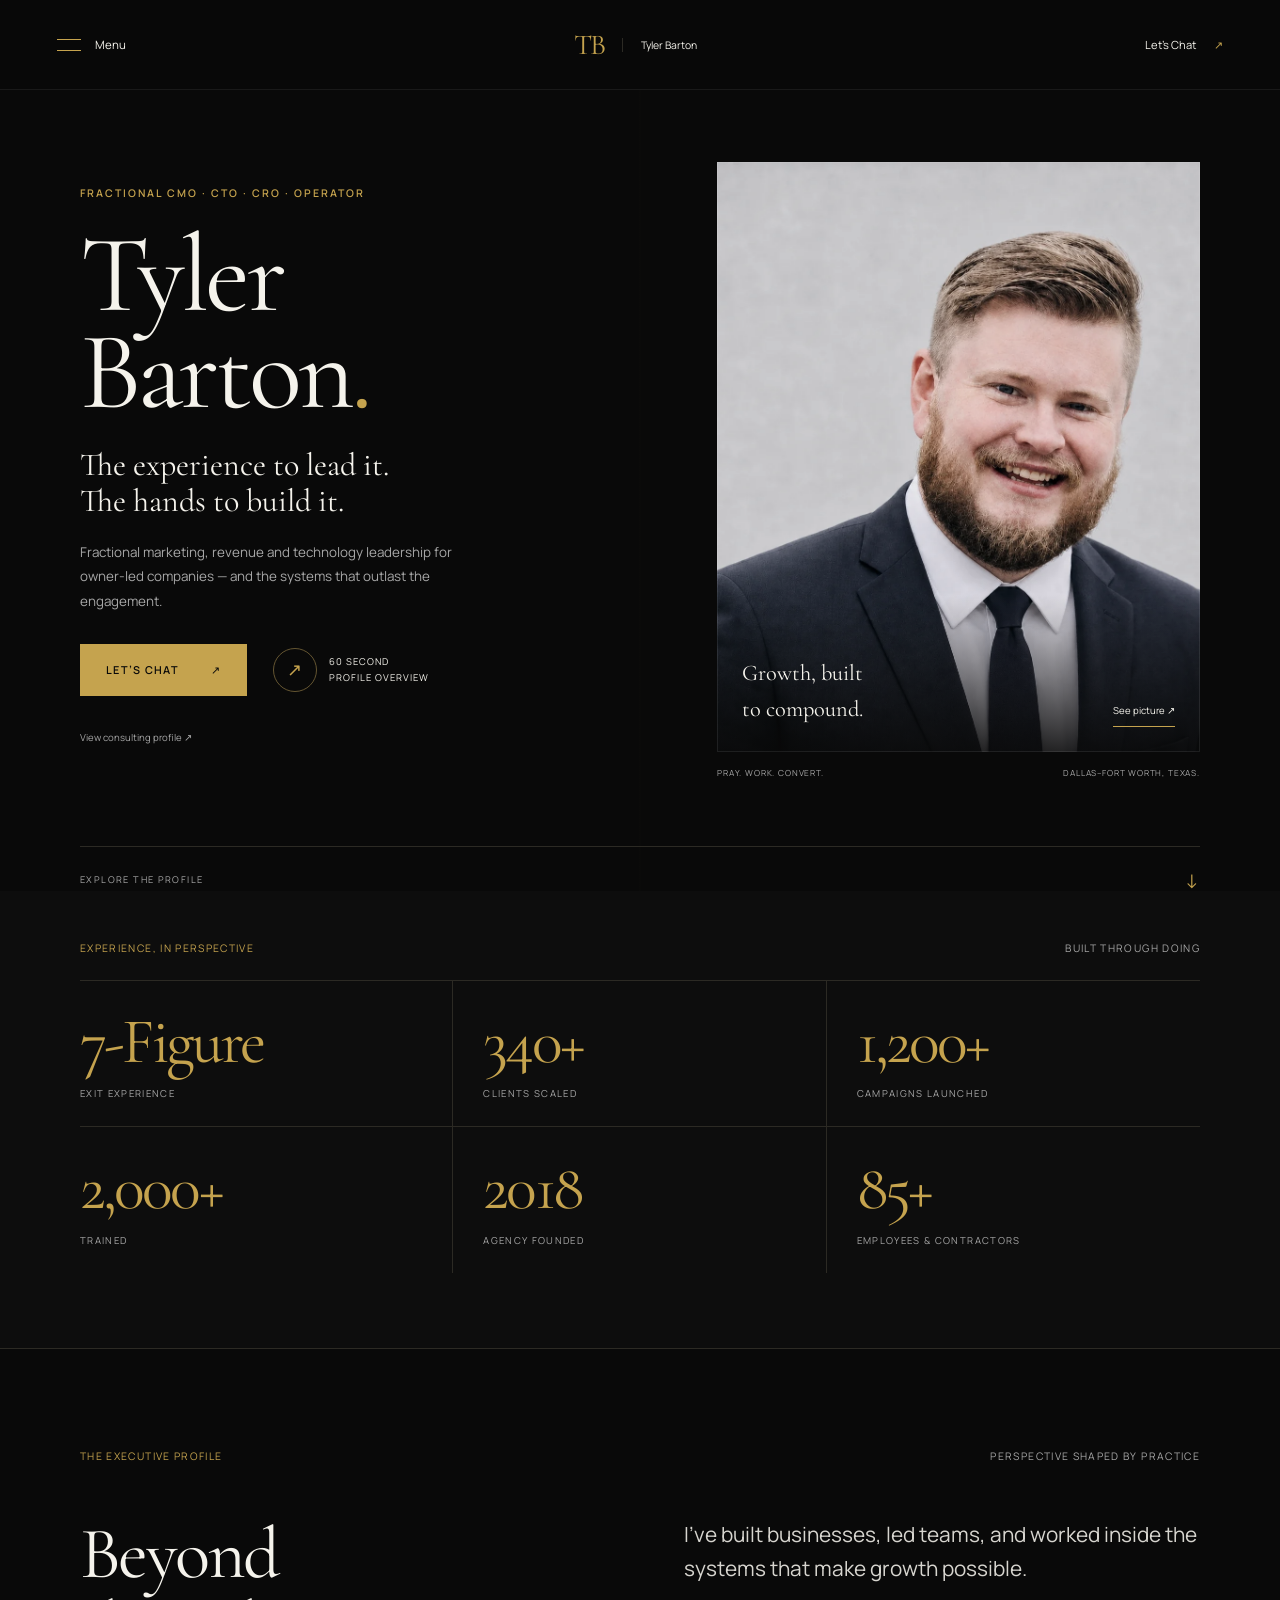
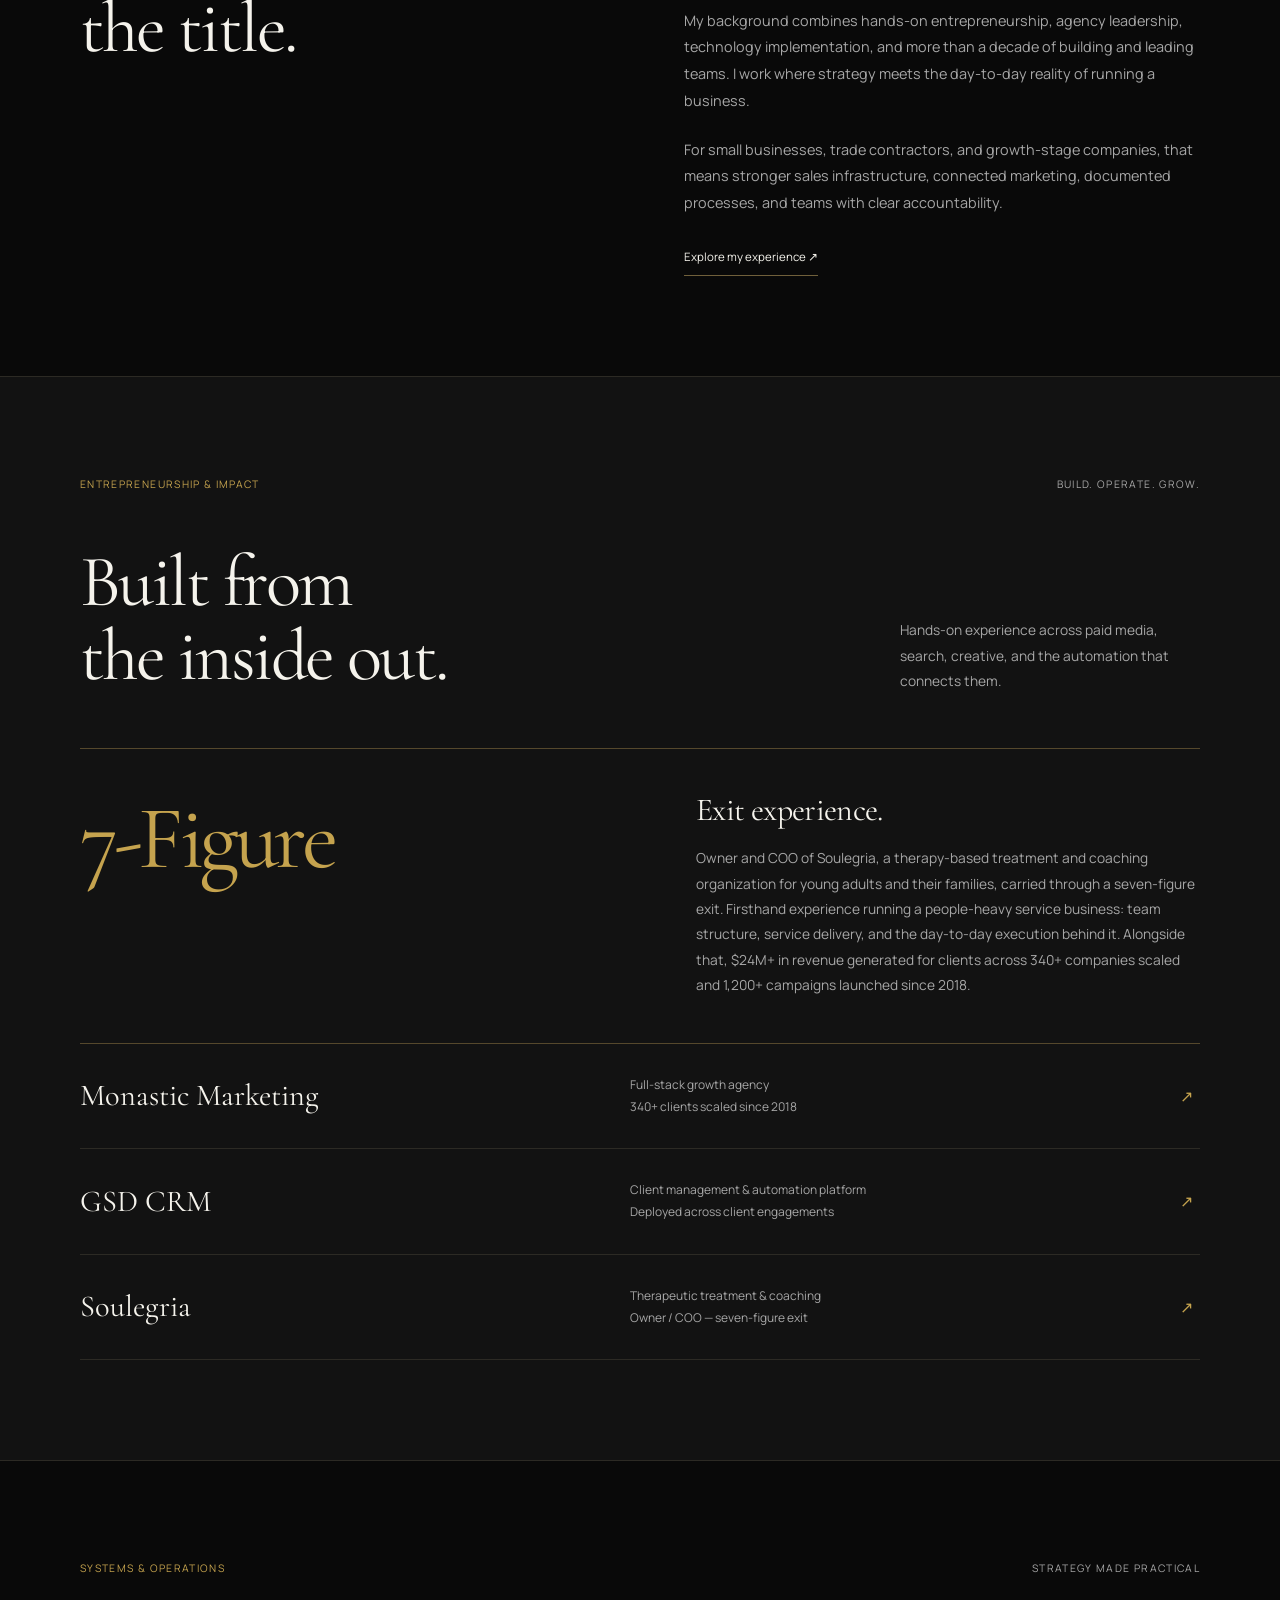
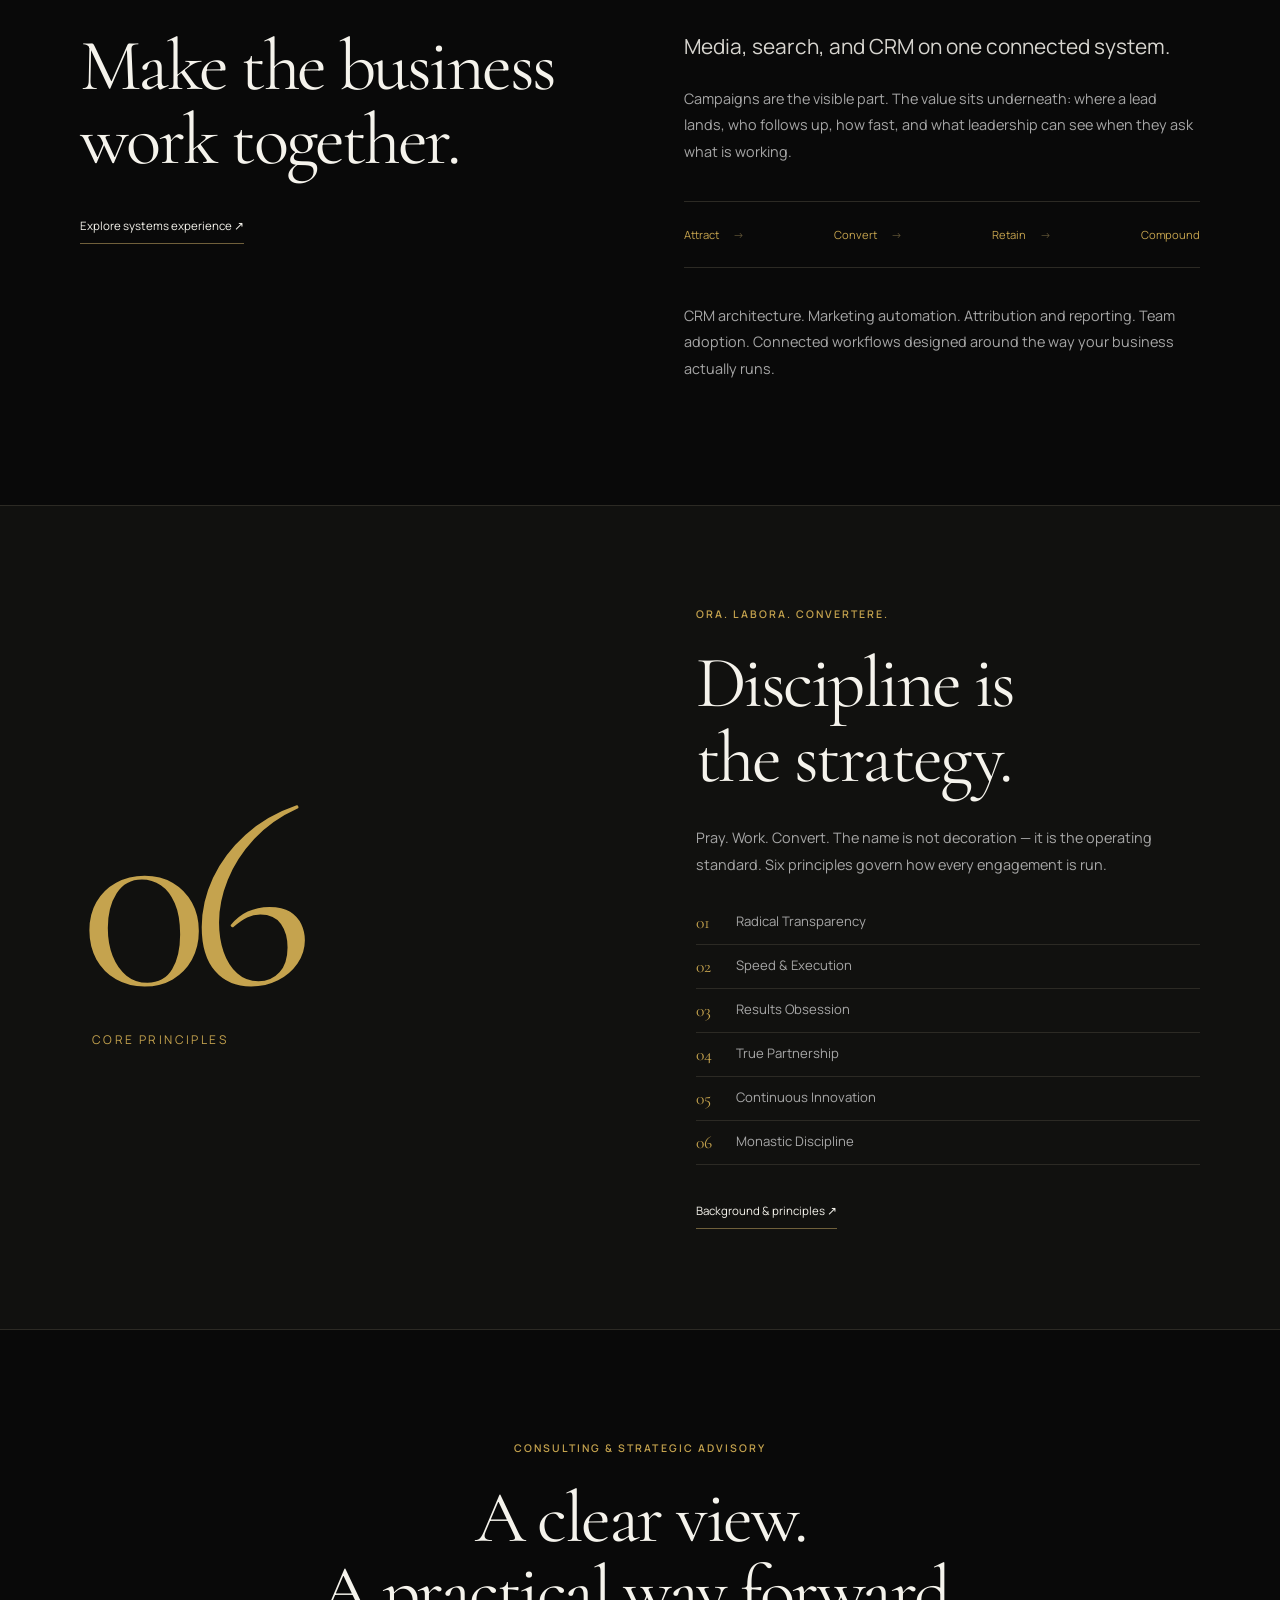
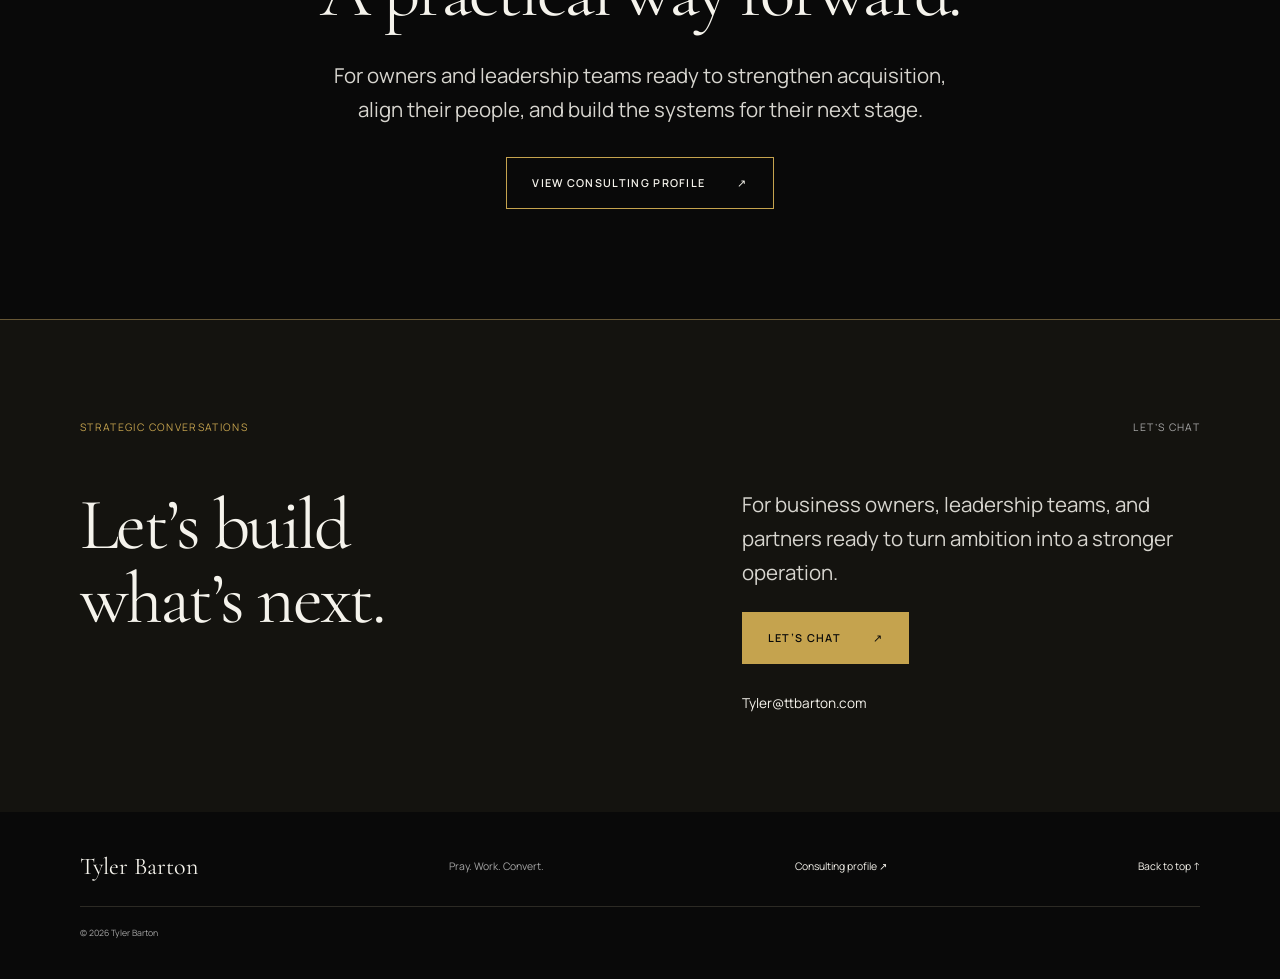
<file: index.html>
<!doctype html>
<html lang="en">
<head>
<meta charset="utf-8">
<meta name="viewport" content="width=device-width, initial-scale=1">
<title>Fractional CMO, CTO &amp; CRO | Tyler Barton</title>
<meta name="description" content="Tyler Barton is a fractional CMO, CTO and CRO for owner-led companies. Owner and COO through a seven-figure exit, founder of Monastic Marketing. Dallas-Fort Worth, Texas.">
<link rel="canonical" href="https://ttbarton.com/">
<meta name="robots" content="index, follow, max-image-preview:large">
<meta property="og:type" content="website">
<meta property="og:title" content="Fractional CMO, CTO &amp; CRO | Tyler Barton">
<meta property="og:description" content="Tyler Barton is a fractional CMO, CTO and CRO for owner-led companies. Owner and COO through a seven-figure exit, founder of Monastic Marketing. Dallas-Fort Worth, Texas.">
<meta property="og:url" content="https://ttbarton.com/">
<meta property="og:site_name" content="Tyler Barton">
<meta property="og:locale" content="en_US">
<meta property="og:image" content="https://ttbarton.com/assets/social-profile.jpg">
<meta property="og:image:width" content="1200">
<meta property="og:image:height" content="630">
<meta property="og:image:type" content="image/jpeg">
<meta property="og:image:alt" content="Tyler Barton, fractional CMO, CTO and CRO">
<meta name="twitter:image" content="https://ttbarton.com/assets/social-profile.jpg">
<meta name="twitter:image:alt" content="Tyler Barton, fractional CMO, CTO and CRO">
<meta name="twitter:card" content="summary_large_image">
<meta name="twitter:title" content="Fractional CMO, CTO &amp; CRO | Tyler Barton">
<meta name="twitter:description" content="Tyler Barton is a fractional CMO, CTO and CRO for owner-led companies. Owner and COO through a seven-figure exit, founder of Monastic Marketing. Dallas-Fort Worth, Texas.">
<meta name="theme-color" content="#090909">
<link rel="icon" type="image/svg+xml" href="/favicon.svg">
<link rel="preconnect" href="https://fonts.googleapis.com">
<link rel="preconnect" href="https://fonts.gstatic.com" crossorigin>
<link rel="stylesheet" href="https://fonts.googleapis.com/css2?family=Cormorant+Garamond:wght@300;400&family=Manrope:wght@400;500;600&display=swap">
<link rel="stylesheet" href="/assets/styles.css?v=2">
<script type="application/ld+json">
{"@context":"https://schema.org","@type":"Person","name":"Tyler Barton","url":"https://ttbarton.com/","image":"https://ttbarton.com/assets/portrait.webp","jobTitle":"Fractional CMO, CTO & CRO","email":"Tyler@ttbarton.com","address":{"@type":"PostalAddress","addressLocality":"Dallas-Fort Worth","addressRegion":"TX","addressCountry":"US"},"worksFor":{"@type":"Organization","name":"Monastic Marketing","url":"https://monasticmarketing.com/"}}
</script>
</head>
<body id="top">
<a class="skip-link" href="#main">Skip to content</a>
<div class="intro-loader" hidden aria-label="Introduction">
  <div class="intro-glow" aria-hidden="true"></div>
  <div class="intro-grid" aria-hidden="true"></div>
  <div class="intro-content">
    <p class="intro-label">Executive Profile</p>
    <p class="intro-name">Tyler Barton</p>
    <div class="intro-identities">
      <span>Husband</span><b aria-hidden="true">&middot;</b><span>Father</span><b aria-hidden="true">&middot;</b><span>Consultant</span>
    </div>
    <div class="intro-bar">
      <div class="intro-track"><i></i></div>
      <span class="corner tl"></span><span class="corner tr"></span>
      <span class="corner bl"></span><span class="corner br"></span>
    </div>
  </div>
  <button class="intro-skip" type="button">Skip introduction</button>
</div>
<script src="/assets/loader.js?v=2"></script>
<div class="scroll-progress" aria-hidden="true"></div>

<header class="site-header">
  <button class="menu-toggle" data-open="navigation" aria-haspopup="dialog" aria-label="Open menu">
    <span class="menu-lines" aria-hidden="true"></span>
    <span>Menu</span>
  </button>
  <a class="wordmark" href="/" aria-label="TB: Tyler Barton home">TB<span>Tyler Barton</span></a>
  <button class="header-contact" data-open="booking">Let&rsquo;s Chat <span aria-hidden="true">&#8599;</span></button>
</header>

<dialog id="navigation" class="nav-dialog" aria-labelledby="nav-title">
  <div class="nav-top">
    <span class="eyebrow">Navigate</span>
    <button class="close" data-close aria-label="Close menu">&times;</button>
  </div>
  <h2 id="nav-title">Tyler Barton</h2>
  <nav aria-label="Main navigation">
    <a href="/"><span>Home</span><span aria-hidden="true">&rsaquo;</span></a>
    <a href="/#profile"><span>Executive profile</span><span aria-hidden="true">&rsaquo;</span></a>
    <a href="/experience/"><span>Experience</span><span aria-hidden="true">&rsaquo;</span></a>
    <a href="/consulting/"><span>Consulting</span><span aria-hidden="true">&rsaquo;</span></a>
    <a href="/consulting/#systems"><span>Systems &amp; technology</span><span aria-hidden="true">&rsaquo;</span></a>
    <a href="/consulting/#methodology"><span>Methodology</span><span aria-hidden="true">&rsaquo;</span></a>
    <a href="/consulting/#engagements"><span>Engagement options</span><span aria-hidden="true">&rsaquo;</span></a>
    <a href="/experience/#principles"><span>Principles</span><span aria-hidden="true">&rsaquo;</span></a>
    <a href="/#contact"><span>Contact</span><span aria-hidden="true">&rsaquo;</span></a>
  </nav>
  <div class="nav-bottom">
    <span>Fractional CMO. CTO. CRO.</span>
    <a href="mailto:Tyler@ttbarton.com">Tyler@ttbarton.com</a>
  </div>
</dialog>

<main id="main">

  <section class="hero" aria-labelledby="hero-title">
    <div class="hero-copy">
      <p class="eyebrow">Fractional CMO &middot; CTO &middot; CRO &middot; Operator</p>
      <h1 id="hero-title">Tyler<br>Barton<span class="name-period">.</span></h1>
      <p class="hero-statement">The experience to lead it.<br>The hands to build it.</p>
      <p class="hero-description">Fractional marketing, revenue and technology leadership for owner-led companies &mdash; and the systems that outlast the engagement.</p>
      <div class="hero-actions">
        <button class="button gold" data-open="booking">Let&rsquo;s Chat <span aria-hidden="true">&#8599;</span></button>
        <button class="briefing-button" data-open="overview">
          <span class="play-icon" aria-hidden="true">&#8599;</span>
          <span>60 second<br>profile overview</span>
        </button>
      </div>
      <div class="support-actions">
        <a href="/consulting/">View consulting profile <span aria-hidden="true">&#8599;</span></a>
        <!-- TODO(assets): restore the PDF download once /downloads/tyler-barton-profile.pdf exists -->
      </div>
    </div>

    <figure class="hero-portrait">
      <div class="portrait-frame">
        <img src="/assets/portrait.webp"
             srcset="/assets/portrait-small.webp 420w, /assets/portrait.webp 1254w"
             sizes="(max-width: 700px) 90vw, 40vw"
             width="1254" height="1254"
             alt="Tyler Barton, founder of Monastic Marketing, in a navy suit and tie"
             fetchpriority="high">
        <div class="portrait-caption">
          <span>Growth, built<br>to compound.</span>
          <button data-open="portrait">See picture <span aria-hidden="true">&#8599;</span></button>
        </div>
      </div>
      <figcaption>
        <span>Pray. Work. Convert.</span>
        <span>Dallas&ndash;Fort Worth, Texas.</span>
      </figcaption>
    </figure>

    <a class="hero-scroll" href="#profile">
      <span>Explore the profile</span>
      <span aria-hidden="true">&darr;</span>
    </a>
  </section>

  <section class="metrics-section" aria-label="Professional experience in numbers">
    <div class="section-kicker">
      <span>Experience, in perspective</span>
      <span>Built through doing</span>
    </div>
    <div class="metrics">
      <div class="metric" data-reveal><strong>7-Figure</strong><span>Exit Experience</span></div>
      <div class="metric" data-reveal><strong>340+</strong><span>Clients Scaled</span></div>
      <div class="metric" data-reveal><strong>1,200+</strong><span>Campaigns Launched</span></div>
      <div class="metric" data-reveal><strong>2,000+</strong><span>Trained</span></div>
      <div class="metric" data-reveal><strong>2018</strong><span>Agency Founded</span></div>
      <div class="metric" data-reveal><strong>85+</strong><span>Employees &amp; Contractors</span></div>
    </div>
  </section>

  <section id="profile" class="section profile-section">
    <div class="section-kicker">
      <span>The executive profile</span>
      <span>Perspective shaped by practice</span>
    </div>
    <div class="editorial-split">
      <h2 data-reveal>Beyond<br>the title.</h2>
      <div>
        <p class="lead" data-reveal>I&rsquo;ve built businesses, led teams, and worked inside the systems that make growth possible.</p>
        <p>My background combines hands-on entrepreneurship, agency leadership, technology implementation, and more than a decade of building and leading teams. I work where strategy meets the day-to-day reality of running a business.</p>
        <p>For small businesses, trade contractors, and growth-stage companies, that means stronger sales infrastructure, connected marketing, documented processes, and teams with clear accountability.</p>
        <a class="text-link" href="/experience/">Explore my experience <span aria-hidden="true">&#8599;</span></a>
      </div>
    </div>
  </section>

  <section class="section impact-section">
    <div class="section-kicker">
      <span>Entrepreneurship &amp; impact</span>
      <span>Build. Operate. Grow.</span>
    </div>
    <div class="impact-heading">
      <h2 data-reveal>Built from<br>the inside out.</h2>
      <p>Hands-on experience across paid media, search, creative, and the automation that connects them.</p>
    </div>
    <div class="impact-feature" data-reveal>
      <span class="impact-number">7-Figure</span>
      <div>
        <h3>Exit experience.</h3>
        <p>Owner and COO of Soulegria, a therapy-based treatment and coaching organization for young adults and their families, carried through a seven-figure exit. Firsthand experience running a people-heavy service business: team structure, service delivery, and the day-to-day execution behind it. Alongside that, $24M+ in revenue generated for clients across 340+ companies scaled and 1,200+ campaigns launched since 2018.</p>
      </div>
    </div>
    <div class="venture-list">
      <a href="/experience/#monastic-marketing">
        <span>Monastic Marketing</span>
        <p>Full-stack growth agency<br>340+ clients scaled since 2018</p>
        <span aria-hidden="true">&#8599;</span>
      </a>
      <a href="/experience/#gsd-crm">
        <span>GSD CRM</span>
        <p>Client management &amp; automation platform<br>Deployed across client engagements</p>
        <span aria-hidden="true">&#8599;</span>
      </a>
      <a href="/experience/#soulegria">
        <span>Soulegria</span>
        <p>Therapeutic treatment &amp; coaching<br>Owner / COO &mdash; seven-figure exit</p>
        <span aria-hidden="true">&#8599;</span>
      </a>
      <!-- TODO(content): add further ventures, boards or exits here as /experience/#anchor entries -->
    </div>
  </section>

  <section class="section systems-teaser">
    <div class="section-kicker">
      <span>Systems &amp; operations</span>
      <span>Strategy made practical</span>
    </div>
    <div class="editorial-split">
      <div>
        <h2 data-reveal>Make the business<br>work together.</h2>
        <a class="text-link" href="/consulting/#systems">Explore systems experience &#8599;</a>
      </div>
      <div>
        <p class="lead">Media, search, and CRM on one connected system.</p>
        <p>Campaigns are the visible part. The value sits underneath: where a lead lands, who follows up, how fast, and what leadership can see when they ask what is working.</p>
        <div class="system-flow" aria-label="Connected growth processes">
          <span>Attract</span>
          <span>Convert</span>
          <span>Retain</span>
          <span>Compound</span>
        </div>
        <p>CRM architecture. Marketing automation. Attribution and reporting. Team adoption. Connected workflows designed around the way your business actually runs.</p>
      </div>
    </div>
  </section>

  <section id="principles" class="section leadership-teaser">
    <div class="leadership-number" data-reveal>06<span>CORE PRINCIPLES</span></div>
    <div>
      <p class="eyebrow">Ora. Labora. Convertere.</p>
      <h2>Discipline is<br>the strategy.</h2>
      <p>Pray. Work. Convert. The name is not decoration &mdash; it is the operating standard. Six principles govern how every engagement is run.</p>
      <ul class="principle-list">
        <li><b>01</b><span>Radical Transparency</span></li>
        <li><b>02</b><span>Speed &amp; Execution</span></li>
        <li><b>03</b><span>Results Obsession</span></li>
        <li><b>04</b><span>True Partnership</span></li>
        <li><b>05</b><span>Continuous Innovation</span></li>
        <li><b>06</b><span>Monastic Discipline</span></li>
      </ul>
      <a class="text-link" href="/experience/#principles">Background &amp; principles &#8599;</a>
    </div>
  </section>

  <section class="section consulting-teaser">
    <p class="eyebrow">Consulting &amp; strategic advisory</p>
    <h2 data-reveal>A clear view.<br>A practical way forward.</h2>
    <p class="lead">For owners and leadership teams ready to strengthen acquisition, align their people, and build the systems for their next stage.</p>
    <a class="button outline" href="/consulting/">View consulting profile <span aria-hidden="true">&#8599;</span></a>
  </section>

  <section id="contact" class="contact-section section">
    <div class="section-kicker">
      <span>Strategic conversations</span>
      <span>Let&rsquo;s Chat</span>
    </div>
    <div class="contact-layout">
      <h2>Let&rsquo;s build<br>what&rsquo;s next.</h2>
      <div>
        <p class="lead">For business owners, leadership teams, and partners ready to turn ambition into a stronger operation.</p>
        <button class="button gold" data-open="booking">Let&rsquo;s Chat <span aria-hidden="true">&#8599;</span></button>
        <div class="contact-links">
          <a href="mailto:Tyler@ttbarton.com">Tyler@ttbarton.com</a>
          <!-- TODO(content): add a direct phone number here, e.g. <a href="tel:+1XXXXXXXXXX">XXX-XXX-XXXX</a> -->
        </div>
      </div>
    </div>
  </section>

</main>

<footer class="site-footer">
  <a class="footer-brand" href="/">Tyler Barton</a>
  <p>Pray. Work. Convert.</p>
  <a href="/consulting/">Consulting profile <span aria-hidden="true">&#8599;</span></a>
  <a href="#top">Back to top &uarr;</a>
  <small>&copy; 2026 Tyler Barton</small>
</footer>

<dialog id="overview" class="overview-dialog" aria-labelledby="overview-title">
  <div class="dialog-top">
    <span class="eyebrow">The 60 second executive briefing</span>
    <button class="close" data-close aria-label="Close overview">&times;</button>
  </div>
  <div class="briefing-progress" aria-hidden="true">
    <span data-progress="0"></span><span data-progress="1"></span><span data-progress="2"></span>
    <span data-progress="3"></span><span data-progress="4"></span><span data-progress="5"></span>
  </div>
  <div aria-live="polite">
    <article class="chapter" data-chapter="0">
      <p class="chapter-label">01 / Who I am</p>
      <h2 id="overview-title">An operator&rsquo;s perspective.</h2>
      <p>I&rsquo;m Tyler Barton. I work as a fractional CMO, CTO and CRO for owner-led companies &mdash; taking ownership of marketing, revenue or technology rather than advising from outside it. Owner and COO through a seven-figure exit; founder of Monastic Marketing.</p>
    </article>
    <article class="chapter" data-chapter="1" hidden>
      <p class="chapter-label">02 / What I&rsquo;ve built</p>
      <h2>From frustration to a full-stack partner.</h2>
      <p>I founded Monastic Marketing in 2018, frustrated by vanity metrics, opaque reporting, and agencies more focused on retainers than client ROI. It now operates as a full-stack growth partner across media buying, technical SEO, and CRM automation, with GSD CRM as the system underneath. I was also owner and COO of Soulegria, a therapeutic treatment and coaching organization, through a seven-figure exit.</p>
    </article>
    <article class="chapter" data-chapter="2" hidden>
      <p class="chapter-label">03 / The scale</p>
      <h2>Experience across clients and campaigns.</h2>
      <p>A seven-figure exit, 340+ clients scaled, $24M+ in revenue generated, 1,200+ campaigns launched, 2,000+ people trained, and a team of 85+ employees and contractors. Based in Dallas&ndash;Fort Worth, Texas, serving clients across North America and globally.</p>
    </article>
    <article class="chapter" data-chapter="3" hidden>
      <p class="chapter-label">04 / How I lead</p>
      <h2>Transparency. Speed. Discipline.</h2>
      <p>Six principles govern the work: radical transparency, speed and execution, results obsession, true partnership, continuous innovation, and monastic discipline. Ora. Labora. Convertere. Pray, work, convert.</p>
    </article>
    <article class="chapter" data-chapter="4" hidden>
      <p class="chapter-label">05 / Where I create value</p>
      <h2>Connecting strategy to the work.</h2>
      <p>The work connects paid media, technical and local search, creative, CRM implementation, and automation. The focus is moving companies past campaign-by-campaign marketing toward connected systems, clear attribution, and revenue that compounds.</p>
    </article>
    <article class="chapter" data-chapter="5" hidden>
      <p class="chapter-label">06 / Connect</p>
      <h2>Start with a conversation.</h2>
      <p>Explore the consulting profile for capabilities and engagement options, or get in touch to discuss your business and its priorities.</p>
      <div class="actions">
        <button class="button gold" data-open="booking">Let&rsquo;s Chat <span aria-hidden="true">&#8599;</span></button>
        <a class="text-link" href="/consulting/">Consulting profile &#8599;</a>
      </div>
    </article>
  </div>
  <div class="briefing-controls">
    <button data-prev class="text-link">&larr; Previous</button>
    <span data-step>01 / 06</span>
    <button data-next class="button outline">Next chapter &rarr;</button>
  </div>
</dialog>

<dialog id="portrait" class="portrait-dialog" aria-label="Portrait of Tyler Barton">
  <button class="close" data-close aria-label="Close portrait">&times;</button>
  <img src="/assets/portrait.webp" width="1254" height="1254" alt="Full professional portrait of Tyler Barton" loading="lazy">
  <p>Tyler Barton</p>
</dialog>

<dialog id="booking" class="booking-dialog" aria-label="Book a call with Tyler Barton">
  <div class="dialog-top">
    <span class="eyebrow">Book a time</span>
    <button class="close" data-close aria-label="Close booking">&times;</button>
  </div>
  <!-- src is set on first open so the third-party widget never loads on a plain page view -->
  <iframe data-src="https://link.bemonastic.com/widget/booking/9uI12Z1BLdLVmq4bh6Eg" title="Booking calendar for Tyler Barton" loading="lazy"></iframe>
  <p class="booking-note">Scheduling is handled by LeadConnector. Opening this connects to the booking service.</p>
</dialog>

<script src="/assets/site.js?v=2" defer></script>
</body>
</html>
</file>
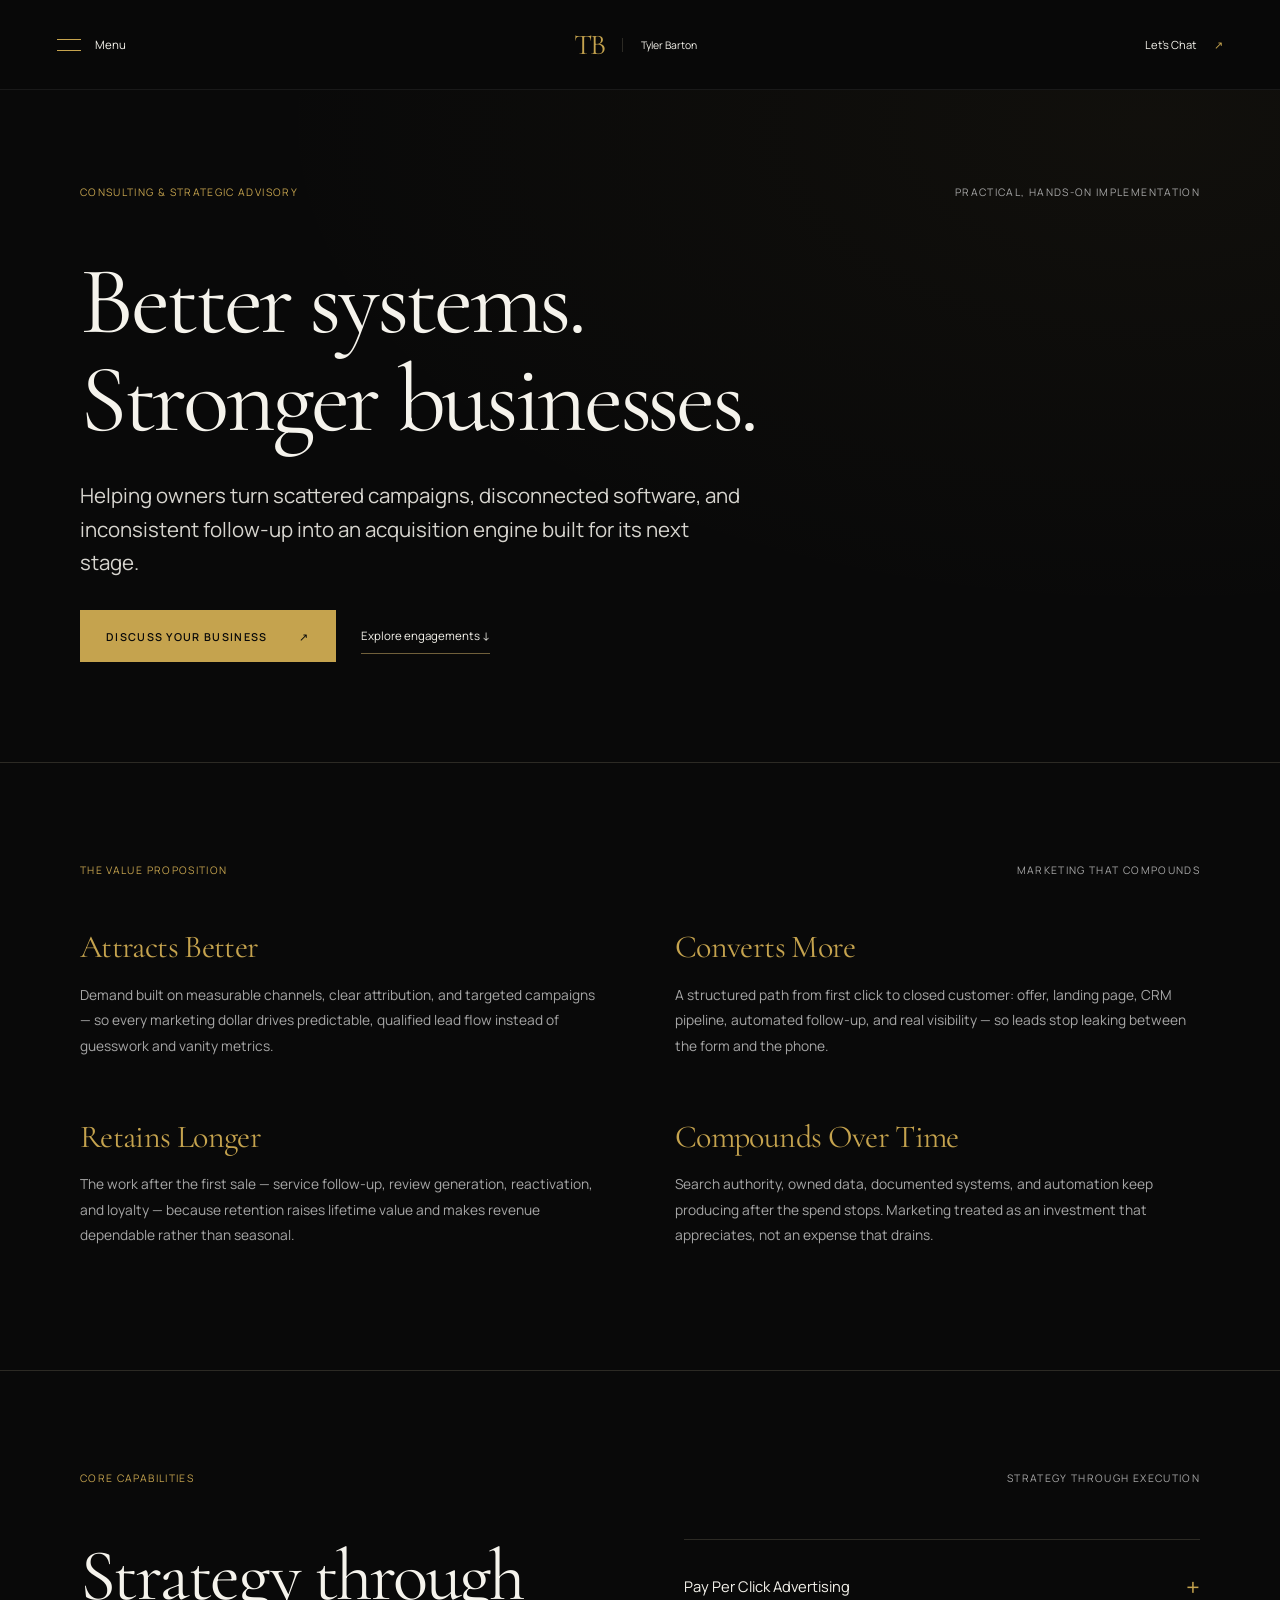
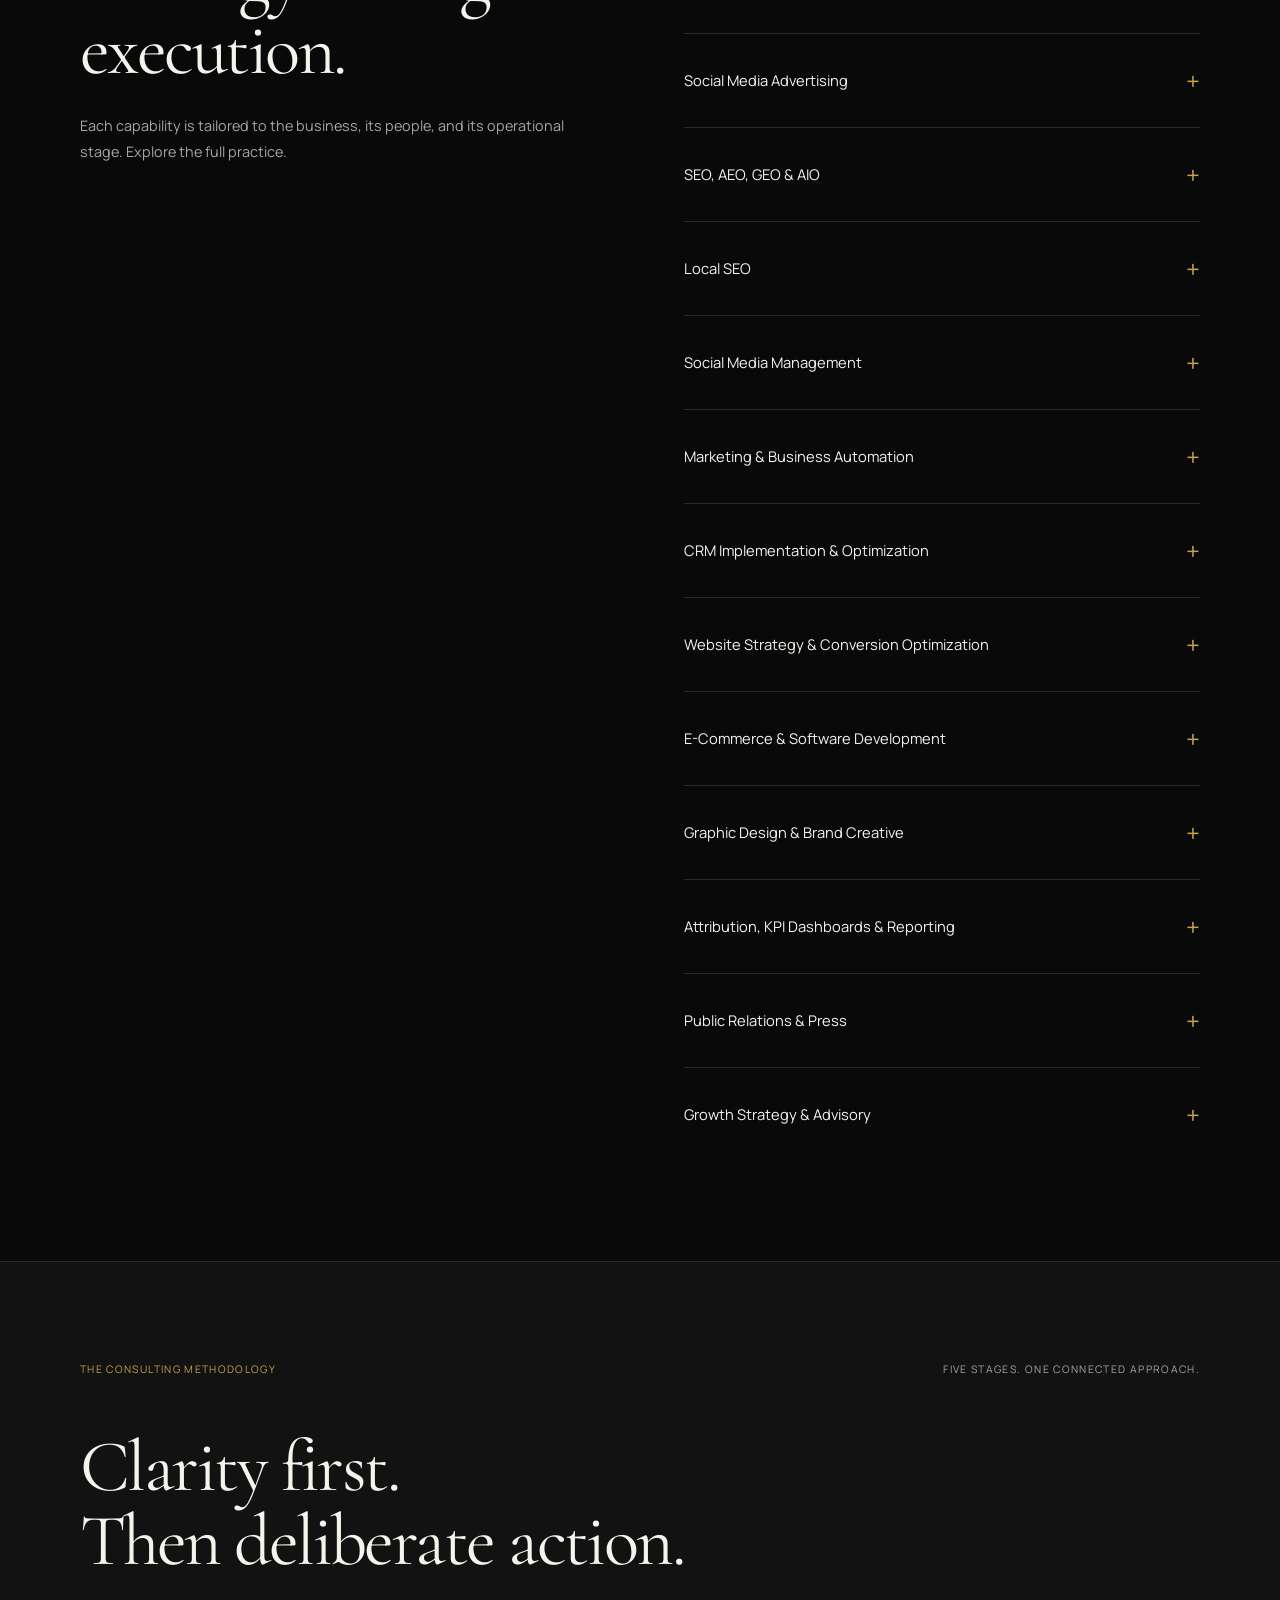
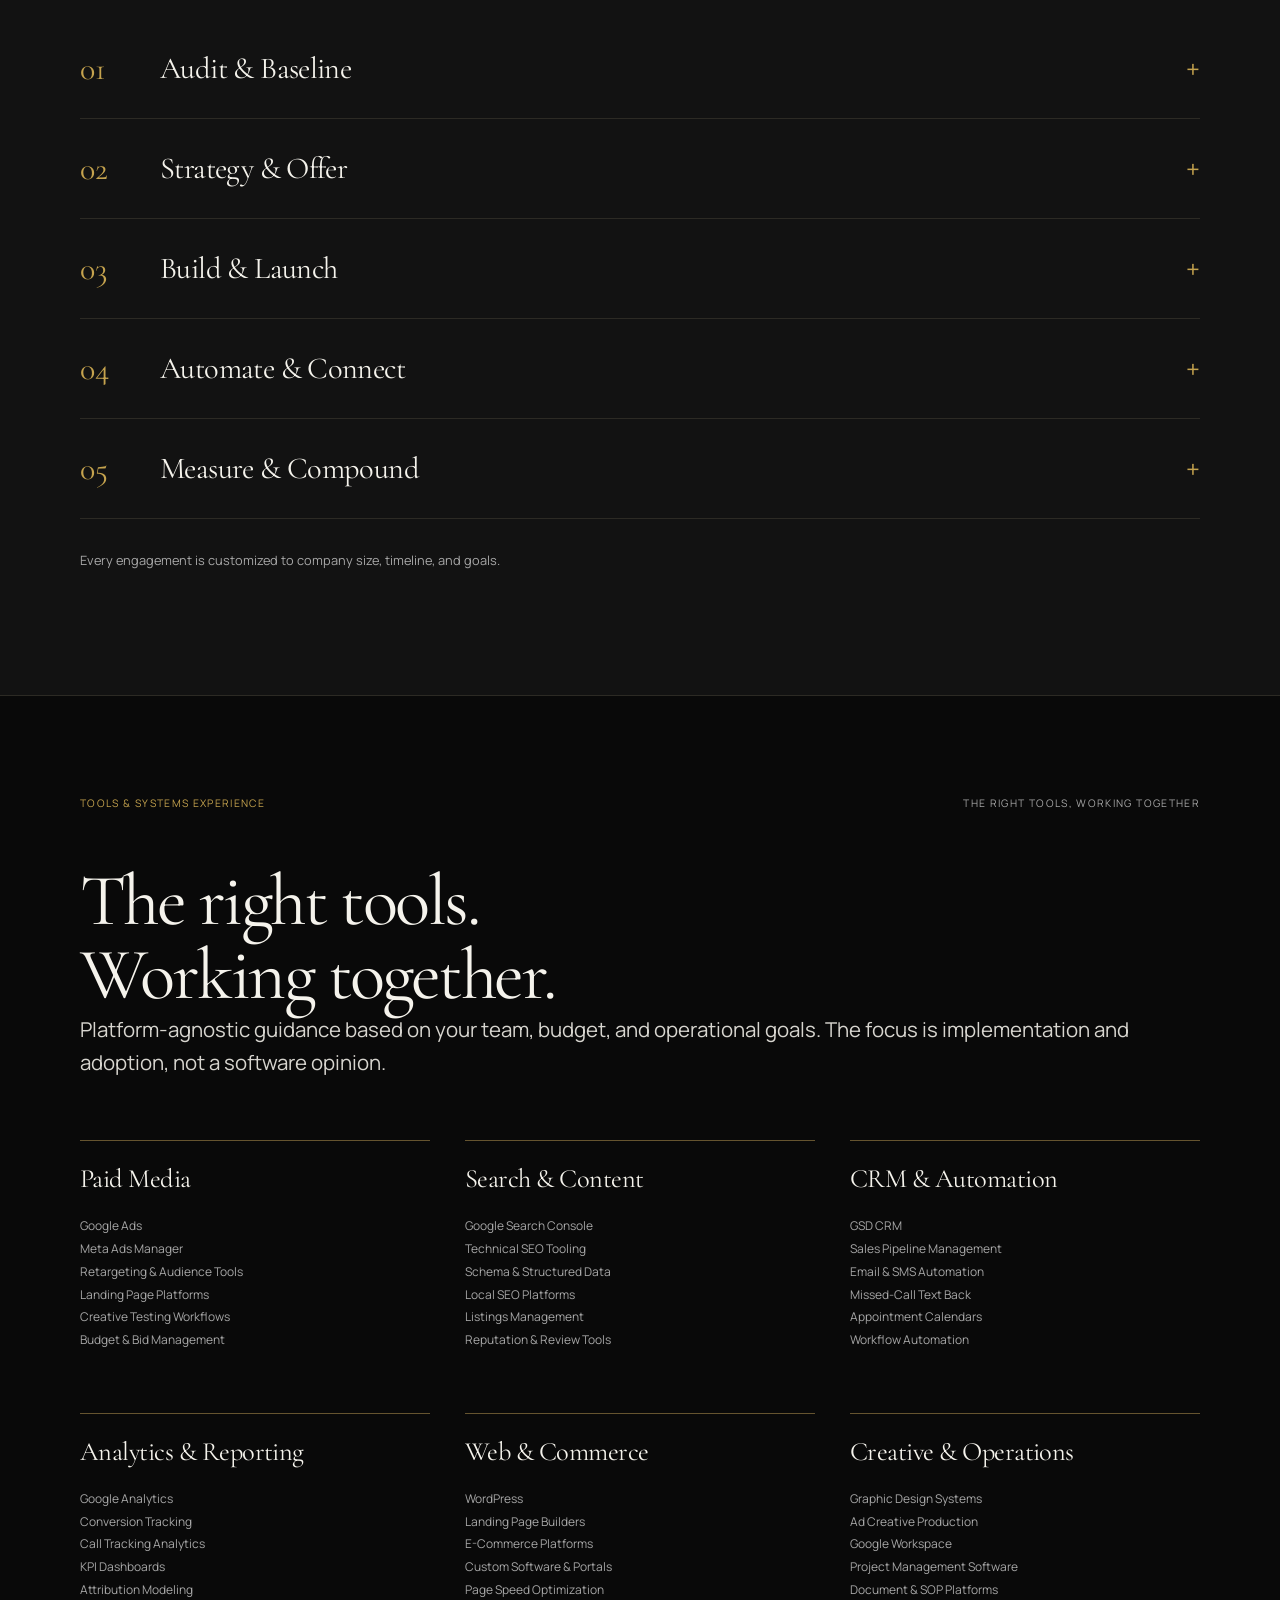
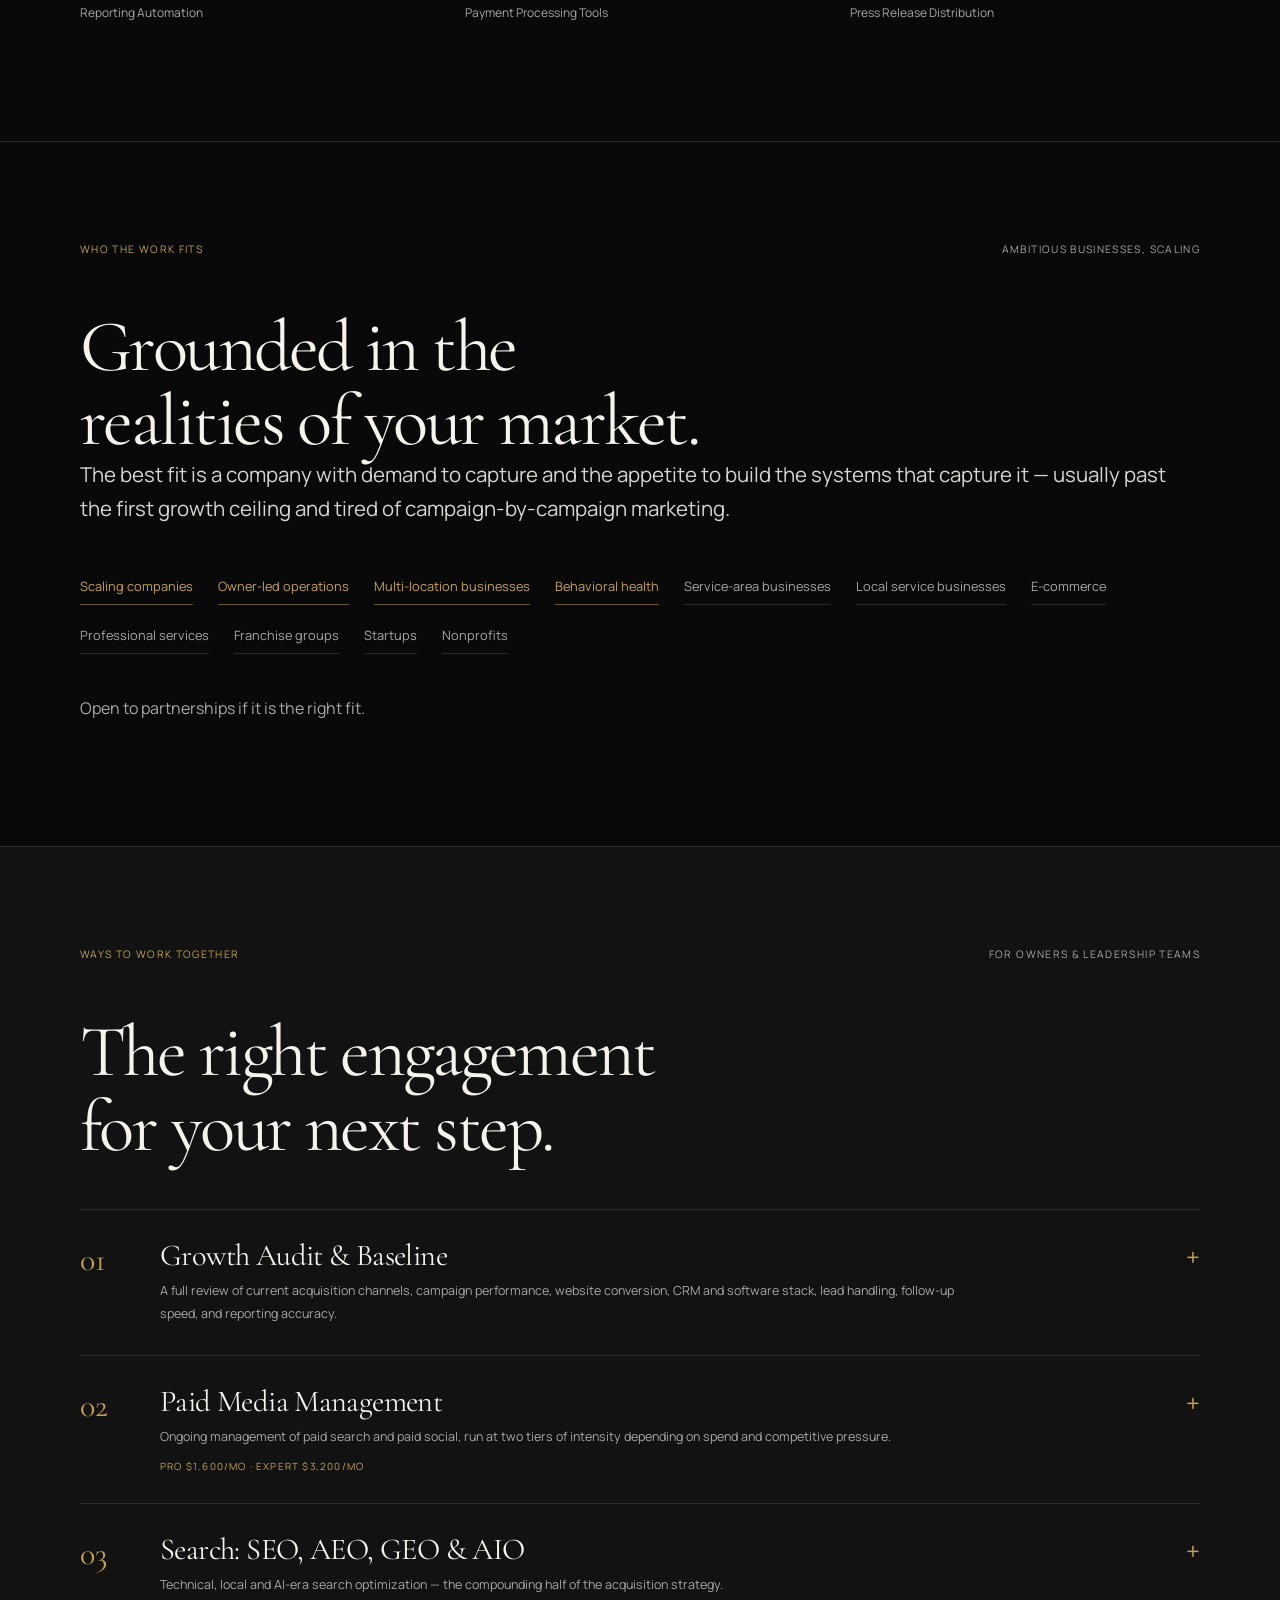
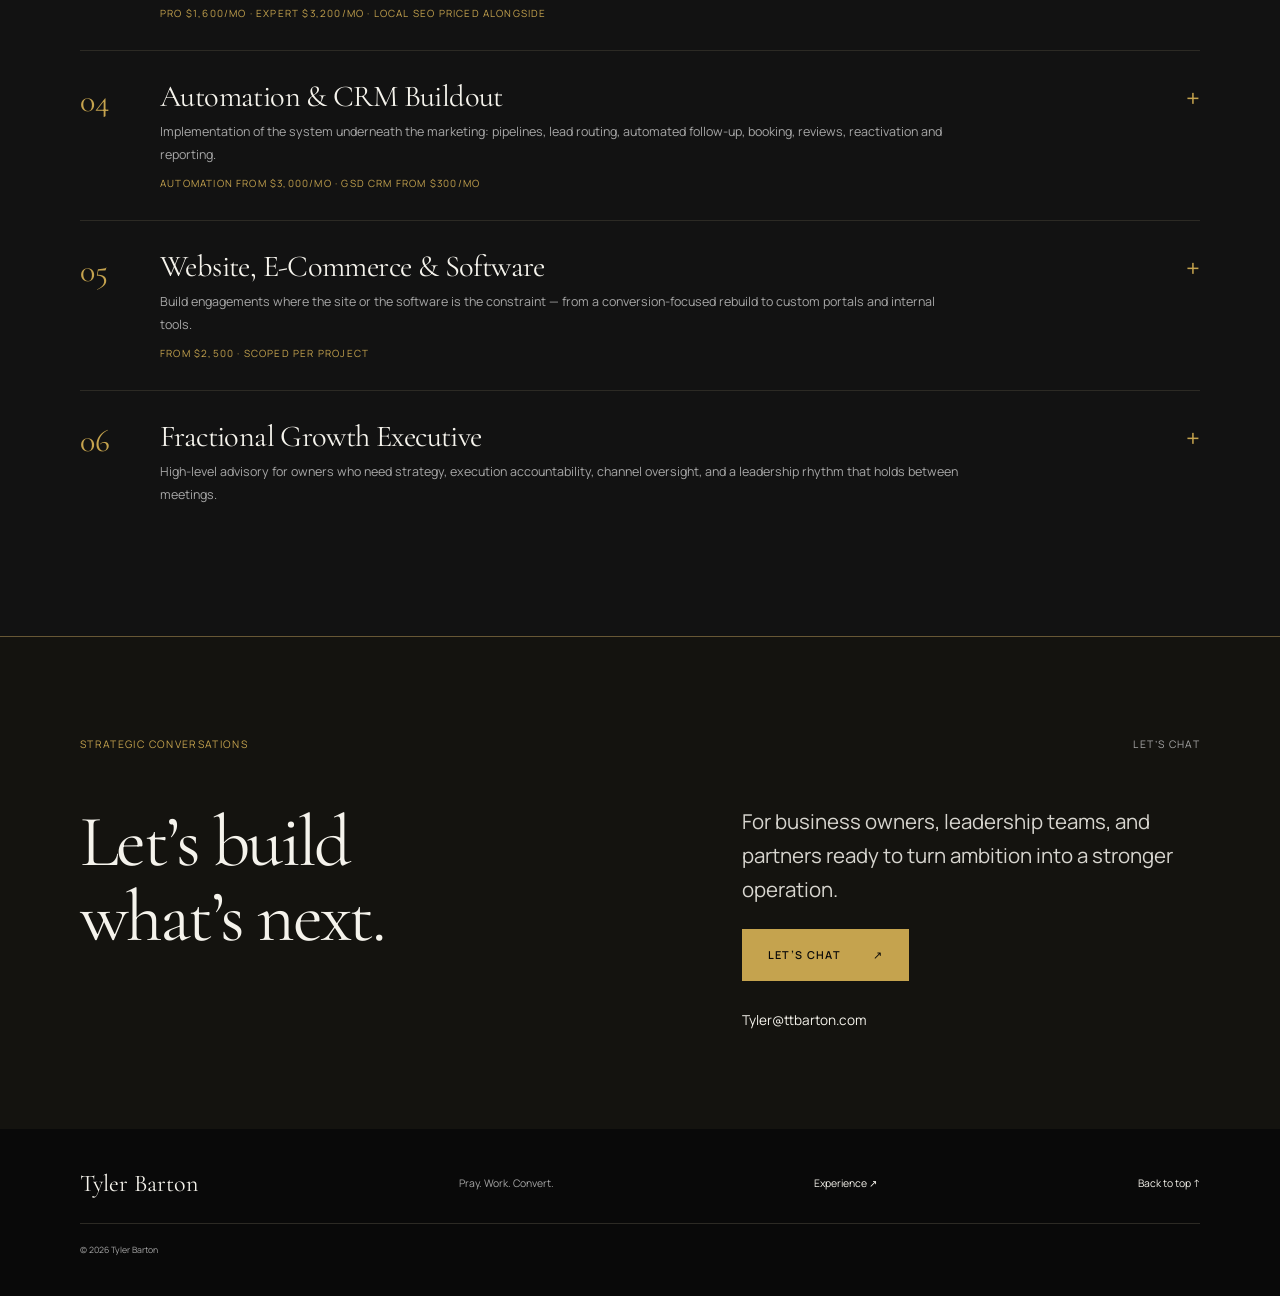
<file: consulting/index.html>
<!doctype html>
<html lang="en">
<head>
<meta charset="utf-8">
<meta name="viewport" content="width=device-width, initial-scale=1">
<title>Consulting &amp; Growth Advisory | Tyler Barton</title>
<meta name="description" content="Consulting from Tyler Barton: paid media, technical SEO, CRM automation, conversion infrastructure and reporting for scaling companies. Capabilities, methodology and engagement options.">
<link rel="canonical" href="https://ttbarton.com/consulting/">
<meta name="robots" content="index, follow, max-image-preview:large">
<meta property="og:type" content="website">
<meta property="og:title" content="Consulting &amp; Growth Advisory | Tyler Barton">
<meta property="og:description" content="Paid media, technical SEO, CRM automation and reporting for scaling companies.">
<meta property="og:url" content="https://ttbarton.com/consulting/">
<meta property="og:site_name" content="Tyler Barton">
<meta property="og:image" content="https://ttbarton.com/assets/social-profile.jpg">
<meta property="og:image:width" content="1200">
<meta property="og:image:height" content="630">
<meta property="og:image:type" content="image/jpeg">
<meta property="og:image:alt" content="Tyler Barton, fractional CMO, CTO and CRO">
<meta name="twitter:card" content="summary_large_image">
<meta name="twitter:image" content="https://ttbarton.com/assets/social-profile.jpg">
<meta name="theme-color" content="#090909">
<link rel="icon" type="image/svg+xml" href="/favicon.svg">
<link rel="preconnect" href="https://fonts.googleapis.com">
<link rel="preconnect" href="https://fonts.gstatic.com" crossorigin>
<link rel="stylesheet" href="https://fonts.googleapis.com/css2?family=Cormorant+Garamond:wght@300;400&family=Manrope:wght@400;500;600&display=swap">
<link rel="stylesheet" href="/assets/styles.css?v=2">
</head>
<body id="top">
<a class="skip-link" href="#main">Skip to content</a>
<div class="scroll-progress" aria-hidden="true"></div>

<header class="site-header">
  <button class="menu-toggle" data-open="navigation" aria-haspopup="dialog" aria-label="Open menu">
    <span class="menu-lines" aria-hidden="true"></span>
    <span>Menu</span>
  </button>
  <a class="wordmark" href="/" aria-label="TB: Tyler Barton home">TB<span>Tyler Barton</span></a>
  <button class="header-contact" data-open="booking">Let&rsquo;s Chat <span aria-hidden="true">&#8599;</span></button>
</header>

<dialog id="navigation" class="nav-dialog" aria-labelledby="nav-title">
  <div class="nav-top">
    <span class="eyebrow">Navigate</span>
    <button class="close" data-close aria-label="Close menu">&times;</button>
  </div>
  <h2 id="nav-title">Tyler Barton</h2>
  <nav aria-label="Main navigation">
    <a href="/"><span>Home</span><span aria-hidden="true">&rsaquo;</span></a>
    <a href="/#profile"><span>Executive profile</span><span aria-hidden="true">&rsaquo;</span></a>
    <a href="/experience/"><span>Experience</span><span aria-hidden="true">&rsaquo;</span></a>
    <a href="/consulting/"><span>Consulting</span><span aria-hidden="true">&rsaquo;</span></a>
    <a href="/consulting/#systems"><span>Systems &amp; technology</span><span aria-hidden="true">&rsaquo;</span></a>
    <a href="/consulting/#methodology"><span>Methodology</span><span aria-hidden="true">&rsaquo;</span></a>
    <a href="/consulting/#engagements"><span>Engagement options</span><span aria-hidden="true">&rsaquo;</span></a>
    <a href="/experience/#principles"><span>Principles</span><span aria-hidden="true">&rsaquo;</span></a>
    <a href="/#contact"><span>Contact</span><span aria-hidden="true">&rsaquo;</span></a>
  </nav>
  <div class="nav-bottom">
    <span>Founder. Strategist. Operator.</span>
    <a href="mailto:Tyler@ttbarton.com">Tyler@ttbarton.com</a>
  </div>
</dialog>

<main id="main">

  <section class="section page-intro">
    <div class="section-kicker">
      <span>Consulting &amp; strategic advisory</span>
      <span>Practical, hands-on implementation</span>
    </div>
    <h1>Better systems.<br>Stronger businesses.</h1>
    <p class="lead">Helping owners turn scattered campaigns, disconnected software, and inconsistent follow-up into an acquisition engine built for its next stage.</p>
    <div class="actions">
      <button class="button gold" data-open="booking">Discuss your business <span aria-hidden="true">&#8599;</span></button>
      <a class="text-link" href="#engagements">Explore engagements &darr;</a>
    </div>
  </section>

  <section class="section">
    <div class="section-kicker">
      <span>The value proposition</span>
      <span>Marketing that compounds</span>
    </div>
    <div class="value-grid">
      <div data-reveal>
        <h3>Attracts Better</h3>
        <p>Demand built on measurable channels, clear attribution, and targeted campaigns &mdash; so every marketing dollar drives predictable, qualified lead flow instead of guesswork and vanity metrics.</p>
      </div>
      <div data-reveal>
        <h3>Converts More</h3>
        <p>A structured path from first click to closed customer: offer, landing page, CRM pipeline, automated follow-up, and real visibility &mdash; so leads stop leaking between the form and the phone.</p>
      </div>
      <div data-reveal>
        <h3>Retains Longer</h3>
        <p>The work after the first sale &mdash; service follow-up, review generation, reactivation, and loyalty &mdash; because retention raises lifetime value and makes revenue dependable rather than seasonal.</p>
      </div>
      <div data-reveal>
        <h3>Compounds Over Time</h3>
        <p>Search authority, owned data, documented systems, and automation keep producing after the spend stops. Marketing treated as an investment that appreciates, not an expense that drains.</p>
      </div>
    </div>
  </section>

  <section class="section">
    <div class="section-kicker">
      <span>Core capabilities</span>
      <span>Strategy through execution</span>
    </div>
    <div class="editorial-split">
      <div class="sticky-heading">
        <h2 data-reveal>Strategy through<br>execution.</h2>
        <p>Each capability is tailored to the business, its people, and its operational stage. Explore the full practice.</p>
      </div>
      <div class="service-list">

        <details>
          <summary><h3>Pay Per Click Advertising</h3><span class="expand" aria-hidden="true">+</span></summary>
          <div class="detail-body">
            <p>Paid search built around intent: campaign structure, keyword and match-type discipline, negative keyword hygiene, landing page alignment, bid strategy, and conversion tracking that reports revenue rather than clicks. Runs at two tiers depending on spend and competitive pressure.</p>
            <button class="text-link" data-open="booking">Discuss this capability &#8599;</button>
          </div>
        </details>

        <details>
          <summary><h3>Social Media Advertising</h3><span class="expand" aria-hidden="true">+</span></summary>
          <div class="detail-body">
            <p>Paid social across Meta and adjacent platforms: audience strategy, creative testing cadence, offer structure, retargeting sequences, and spend allocation. Creative is treated as the variable that actually moves performance, so testing is continuous rather than quarterly.</p>
            <button class="text-link" data-open="booking">Discuss this capability &#8599;</button>
          </div>
        </details>

        <details>
          <summary><h3>SEO, AEO, GEO &amp; AIO</h3><span class="expand" aria-hidden="true">+</span></summary>
          <div class="detail-body">
            <p>Search optimization for how people find businesses now. Classic technical SEO &mdash; architecture, schema, speed, content structure, internal linking &mdash; extended into answer engine, generative engine, and AI optimization so the business shows up in AI-generated answers, not only in ten blue links.</p>
            <button class="text-link" data-open="booking">Discuss this capability &#8599;</button>
          </div>
        </details>

        <details>
          <summary><h3>Local SEO</h3><span class="expand" aria-hidden="true">+</span></summary>
          <div class="detail-body">
            <p>For multi-location and service-area businesses, proximity, reviews, and listing accuracy decide who gets the call. Covers business profile optimization, listings management, location pages, review generation, and local content &mdash; the unglamorous work that produces inbound calls.</p>
            <button class="text-link" data-open="booking">Discuss this capability &#8599;</button>
          </div>
        </details>

        <details>
          <summary><h3>Social Media Management</h3><span class="expand" aria-hidden="true">+</span></summary>
          <div class="detail-body">
            <p>Ongoing organic presence: content calendar, posting cadence, community response, and the brand consistency that makes paid traffic convert better when it lands on a profile. Managed so the owner is not the bottleneck.</p>
            <button class="text-link" data-open="booking">Discuss this capability &#8599;</button>
          </div>
        </details>

        <details>
          <summary><h3>Marketing &amp; Business Automation</h3><span class="expand" aria-hidden="true">+</span></summary>
          <div class="detail-body">
            <p>Automation that follows up without relying on someone remembering. When a lead comes in they receive a text, an email, an appointment reminder, a review request, or a reactivation campaign based on where they are in the journey. Extends past marketing into onboarding, task assignment, internal notifications, billing reminders, and reporting.</p>
            <button class="text-link" data-open="booking">Discuss this capability &#8599;</button>
          </div>
        </details>

        <details>
          <summary><h3>CRM Implementation &amp; Optimization</h3><span class="expand" aria-hidden="true">+</span></summary>
          <div class="detail-body">
            <p>One centralized system for leads, customers, sales activity, follow-up, and reporting. A company running on spreadsheets and missed calls moves into a CRM where every lead is tracked by stage, assigned to an owner, followed up automatically, and reported to leadership. GSD CRM is available as the platform where a fresh build makes sense.</p>
            <button class="text-link" data-open="booking">Discuss this capability &#8599;</button>
          </div>
        </details>

        <details>
          <summary><h3>Website Strategy &amp; Conversion Optimization</h3><span class="expand" aria-hidden="true">+</span></summary>
          <div class="detail-body">
            <p>Turning a website into a business asset that generates leads and supports sales: layout, messaging, SEO structure, calls to action, landing pages, page speed, content, and conversion tracking. Often the single highest-leverage fix before a dollar of new spend goes out.</p>
            <button class="text-link" data-open="booking">Discuss this capability &#8599;</button>
          </div>
        </details>

        <details>
          <summary><h3>E-Commerce &amp; Software Development</h3><span class="expand" aria-hidden="true">+</span></summary>
          <div class="detail-body">
            <p>Store builds, checkout and merchandising optimization, and custom software where an off-the-shelf platform stops fitting the operation &mdash; portals, dashboards, internal tools, and integrations between the systems a business already runs.</p>
            <button class="text-link" data-open="booking">Discuss this capability &#8599;</button>
          </div>
        </details>

        <details>
          <summary><h3>Graphic Design &amp; Brand Creative</h3><span class="expand" aria-hidden="true">+</span></summary>
          <div class="detail-body">
            <p>In-house design across ad creative, landing pages, collateral, and brand systems &mdash; so positioning, creative, and conversion are decided together instead of handed between vendors and diluted at each step.</p>
            <button class="text-link" data-open="booking">Discuss this capability &#8599;</button>
          </div>
        </details>

        <details>
          <summary><h3>Attribution, KPI Dashboards &amp; Reporting</h3><span class="expand" aria-hidden="true">+</span></summary>
          <div class="detail-body">
            <p>Leadership visibility into the numbers that matter: lead sources, cost per acquisition, close rates, revenue by channel, pipeline, and return on spend. Radical transparency is a principle, which means the reporting shows what is not working as plainly as what is.</p>
            <button class="text-link" data-open="booking">Discuss this capability &#8599;</button>
          </div>
        </details>

        <details>
          <summary><h3>Public Relations &amp; Press</h3><span class="expand" aria-hidden="true">+</span></summary>
          <div class="detail-body">
            <p>Press release writing and distribution for launches, milestones, funding, acquisitions, and expansion &mdash; building third-party credibility and the branded search authority that supports everything else.</p>
            <button class="text-link" data-open="booking">Discuss this capability &#8599;</button>
          </div>
        </details>

        <details>
          <summary><h3>Growth Strategy &amp; Advisory</h3><span class="expand" aria-hidden="true">+</span></summary>
          <div class="detail-body">
            <p>For owners and leadership teams: the path to increased revenue, margin, and enterprise value. Channel mix, offer and pricing strategy, hiring needs, sales targets, operational constraints, and the accountability rhythm that keeps a plan from dying in month two.</p>
            <button class="text-link" data-open="booking">Discuss this capability &#8599;</button>
          </div>
        </details>

      </div>
    </div>
  </section>

  <section id="methodology" class="section methodology">
    <div class="section-kicker">
      <span>The consulting methodology</span>
      <span>Five stages. One connected approach.</span>
    </div>
    <h2 data-reveal>Clarity first.<br>Then deliberate action.</h2>
    <div class="method-steps">

      <details>
        <summary>
          <span class="step-number">01</span>
          <h3>Audit &amp; Baseline</h3>
          <span class="expand" aria-hidden="true">+</span>
        </summary>
        <div class="detail-body">
          <p>Review current acquisition channels, campaign performance, website conversion, CRM and software stack, lead handling, follow-up speed, reporting accuracy, and growth goals. Establish a baseline with real numbers before deciding anything &mdash; including the numbers nobody has looked at in a while.</p>
        </div>
      </details>

      <details>
        <summary>
          <span class="step-number">02</span>
          <h3>Strategy &amp; Offer</h3>
          <span class="expand" aria-hidden="true">+</span>
        </summary>
        <div class="detail-body">
          <p>Identify where demand is being lost, which channels deserve budget, and how the offer should be positioned. Produce a prioritized plan that sequences the highest-impact work first rather than attempting everything at once.</p>
        </div>
      </details>

      <details>
        <summary>
          <span class="step-number">03</span>
          <h3>Build &amp; Launch</h3>
          <span class="expand" aria-hidden="true">+</span>
        </summary>
        <div class="detail-body">
          <p>Execute: campaigns structured and launched, landing pages built, search foundations corrected, creative produced and tested. Every deliverable carries a clear owner, a timeline, and a measurable outcome.</p>
        </div>
      </details>

      <details>
        <summary>
          <span class="step-number">04</span>
          <h3>Automate &amp; Connect</h3>
          <span class="expand" aria-hidden="true">+</span>
        </summary>
        <div class="detail-body">
          <p>Connect the system underneath: CRM pipelines, lead routing, automated follow-up, appointment booking, review requests, reactivation, and internal notifications &mdash; implemented so the team actually adopts them rather than working around them.</p>
        </div>
      </details>

      <details>
        <summary>
          <span class="step-number">05</span>
          <h3>Measure &amp; Compound</h3>
          <span class="expand" aria-hidden="true">+</span>
        </summary>
        <div class="detail-body">
          <p>Track performance against the baseline, review KPIs on a fixed rhythm, reallocate spend toward what is returning, and keep improving the system as the business grows. This is the stage where marketing stops being an expense and starts behaving like an asset.</p>
        </div>
      </details>

    </div>
    <p>Every engagement is customized to company size, timeline, and goals.</p>
  </section>

  <section id="systems" class="section">
    <div class="section-kicker">
      <span>Tools &amp; systems experience</span>
      <span>The right tools, working together</span>
    </div>
    <h2 data-reveal>The right tools.<br>Working together.</h2>
    <p class="lead">Platform-agnostic guidance based on your team, budget, and operational goals. The focus is implementation and adoption, not a software opinion.</p>
    <div class="tools-grid">
      <div>
        <h3>Paid Media</h3>
        <ul>
          <li>Google Ads</li>
          <li>Meta Ads Manager</li>
          <li>Retargeting &amp; Audience Tools</li>
          <li>Landing Page Platforms</li>
          <li>Creative Testing Workflows</li>
          <li>Budget &amp; Bid Management</li>
        </ul>
      </div>
      <div>
        <h3>Search &amp; Content</h3>
        <ul>
          <li>Google Search Console</li>
          <li>Technical SEO Tooling</li>
          <li>Schema &amp; Structured Data</li>
          <li>Local SEO Platforms</li>
          <li>Listings Management</li>
          <li>Reputation &amp; Review Tools</li>
        </ul>
      </div>
      <div>
        <h3>CRM &amp; Automation</h3>
        <ul>
          <li>GSD CRM</li>
          <li>Sales Pipeline Management</li>
          <li>Email &amp; SMS Automation</li>
          <li>Missed-Call Text Back</li>
          <li>Appointment Calendars</li>
          <li>Workflow Automation</li>
        </ul>
      </div>
      <div>
        <h3>Analytics &amp; Reporting</h3>
        <ul>
          <li>Google Analytics</li>
          <li>Conversion Tracking</li>
          <li>Call Tracking Analytics</li>
          <li>KPI Dashboards</li>
          <li>Attribution Modeling</li>
          <li>Reporting Automation</li>
        </ul>
      </div>
      <div>
        <h3>Web &amp; Commerce</h3>
        <ul>
          <li>WordPress</li>
          <li>Landing Page Builders</li>
          <li>E-Commerce Platforms</li>
          <li>Custom Software &amp; Portals</li>
          <li>Page Speed Optimization</li>
          <li>Payment Processing Tools</li>
        </ul>
      </div>
      <div>
        <h3>Creative &amp; Operations</h3>
        <ul>
          <li>Graphic Design Systems</li>
          <li>Ad Creative Production</li>
          <li>Google Workspace</li>
          <li>Project Management Software</li>
          <li>Document &amp; SOP Platforms</li>
          <li>Press Release Distribution</li>
        </ul>
      </div>
    </div>
  </section>

  <section class="section">
    <div class="section-kicker">
      <span>Who the work fits</span>
      <span>Ambitious businesses, scaling</span>
    </div>
    <h2 data-reveal>Grounded in the<br>realities of your market.</h2>
    <p class="lead">The best fit is a company with demand to capture and the appetite to build the systems that capture it &mdash; usually past the first growth ceiling and tired of campaign-by-campaign marketing.</p>
    <ul class="industry-list">
      <li class="primary">Scaling companies</li>
      <li class="primary">Owner-led operations</li>
      <li class="primary">Multi-location businesses</li>
      <li class="primary">Behavioral health</li>
      <li>Service-area businesses</li>
      <li>Local service businesses</li>
      <li>E-commerce</li>
      <li>Professional services</li>
      <li>Franchise groups</li>
      <li>Startups</li>
      <li>Nonprofits</li>
    </ul>
    <!-- TODO(content): behavioral health is grounded in the Soulegria ownership/COO role. The
         remaining entries describe company stage and shape rather than claiming specific
         industry specialisms - replace with confirmed focus verticals. -->
    <p>Open to partnerships if it is the right fit.</p>
  </section>

  <section id="engagements" class="section engagements">
    <div class="section-kicker">
      <span>Ways to work together</span>
      <span>For owners &amp; leadership teams</span>
    </div>
    <h2 data-reveal>The right engagement<br>for your next step.</h2>
    <!-- TODO(pricing): figures below are carried over from monasticmarketing.com. Confirm or
         remove before this page goes to a wide audience. -->

    <details class="engagement">
      <summary>
        <span class="step-number">01</span>
        <div>
          <h3>Growth Audit &amp; Baseline</h3>
          <p>A full review of current acquisition channels, campaign performance, website conversion, CRM and software stack, lead handling, follow-up speed, and reporting accuracy.</p>
        </div>
        <span class="expand" aria-hidden="true">+</span>
      </summary>
      <div class="detail-body">
        <h4>What&rsquo;s included</h4>
        <ul class="plain-list">
          <li>Channel and campaign performance audit</li>
          <li>Website and landing page conversion review</li>
          <li>CRM and software stack evaluation</li>
          <li>Lead handling and follow-up analysis</li>
          <li>Attribution and reporting accuracy check</li>
          <li>Bottleneck identification report</li>
          <li>Prioritized action list</li>
        </ul>
        <button class="text-link" data-open="booking">Start a conversation &#8599;</button>
      </div>
    </details>

    <details class="engagement">
      <summary>
        <span class="step-number">02</span>
        <div>
          <h3>Paid Media Management</h3>
          <p>Ongoing management of paid search and paid social, run at two tiers of intensity depending on spend and competitive pressure.</p>
          <span class="price-note">Pro $1,600/mo &middot; Expert $3,200/mo</span>
        </div>
        <span class="expand" aria-hidden="true">+</span>
      </summary>
      <div class="detail-body">
        <h4>What&rsquo;s included</h4>
        <ul class="plain-list">
          <li>Campaign structure, build and launch</li>
          <li>Keyword, audience and placement strategy</li>
          <li>Continuous creative testing</li>
          <li>Landing page conversion alignment</li>
          <li>Budget and bid management</li>
          <li>Conversion tracking and attribution</li>
          <li>Transparent monthly performance reporting</li>
        </ul>
        <button class="text-link" data-open="booking">Start a conversation &#8599;</button>
      </div>
    </details>

    <details class="engagement">
      <summary>
        <span class="step-number">03</span>
        <div>
          <h3>Search: SEO, AEO, GEO &amp; AIO</h3>
          <p>Technical, local and AI-era search optimization &mdash; the compounding half of the acquisition strategy.</p>
          <span class="price-note">Pro $1,600/mo &middot; Expert $3,200/mo &middot; Local SEO priced alongside</span>
        </div>
        <span class="expand" aria-hidden="true">+</span>
      </summary>
      <div class="detail-body">
        <h4>What&rsquo;s included</h4>
        <ul class="plain-list">
          <li>Technical audit and remediation</li>
          <li>Site architecture and schema</li>
          <li>Content structure and on-page optimization</li>
          <li>Answer and generative engine optimization</li>
          <li>Local profile, listings and location pages</li>
          <li>Review generation and reputation</li>
          <li>Ranking, traffic and conversion reporting</li>
        </ul>
        <button class="text-link" data-open="booking">Start a conversation &#8599;</button>
      </div>
    </details>

    <details class="engagement">
      <summary>
        <span class="step-number">04</span>
        <div>
          <h3>Automation &amp; CRM Buildout</h3>
          <p>Implementation of the system underneath the marketing: pipelines, lead routing, automated follow-up, booking, reviews, reactivation and reporting.</p>
          <span class="price-note">Automation from $3,000/mo &middot; GSD CRM from $300/mo</span>
        </div>
        <span class="expand" aria-hidden="true">+</span>
      </summary>
      <div class="detail-body">
        <h4>What&rsquo;s included</h4>
        <ul class="plain-list">
          <li>CRM pipeline build and configuration</li>
          <li>Lead routing and tracking setup</li>
          <li>Automated email and SMS follow-up sequences</li>
          <li>Missed-call text back and appointment booking</li>
          <li>Review request and reactivation campaigns</li>
          <li>Internal notification and task automation</li>
          <li>Reporting dashboard build and team adoption training</li>
        </ul>
        <button class="text-link" data-open="booking">Start a conversation &#8599;</button>
      </div>
    </details>

    <details class="engagement">
      <summary>
        <span class="step-number">05</span>
        <div>
          <h3>Website, E-Commerce &amp; Software</h3>
          <p>Build engagements where the site or the software is the constraint &mdash; from a conversion-focused rebuild to custom portals and internal tools.</p>
          <span class="price-note">From $2,500 &middot; scoped per project</span>
        </div>
        <span class="expand" aria-hidden="true">+</span>
      </summary>
      <div class="detail-body">
        <h4>What&rsquo;s included</h4>
        <ul class="plain-list">
          <li>Messaging, layout and conversion strategy</li>
          <li>Design and build</li>
          <li>SEO structure and page speed</li>
          <li>E-commerce catalog and checkout</li>
          <li>Custom software, portals and integrations</li>
          <li>Analytics and conversion tracking</li>
          <li>Graphic design and brand creative support</li>
        </ul>
        <button class="text-link" data-open="booking">Start a conversation &#8599;</button>
      </div>
    </details>

    <details class="engagement">
      <summary>
        <span class="step-number">06</span>
        <div>
          <h3>Fractional Growth Executive</h3>
          <p>High-level advisory for owners who need strategy, execution accountability, channel oversight, and a leadership rhythm that holds between meetings.</p>
        </div>
        <span class="expand" aria-hidden="true">+</span>
      </summary>
      <div class="detail-body">
        <h4>What&rsquo;s included</h4>
        <ul class="plain-list">
          <li>Strategic growth leadership</li>
          <li>Monthly strategy sessions and KPI review</li>
          <li>Channel and vendor oversight</li>
          <li>Execution accountability</li>
          <li>Leadership team coaching</li>
          <li>Software adoption oversight</li>
          <li>Direct owner access</li>
        </ul>
        <button class="text-link" data-open="booking">Start a conversation &#8599;</button>
      </div>
    </details>

  </section>

  <section class="contact-section section">
    <div class="section-kicker">
      <span>Strategic conversations</span>
      <span>Let&rsquo;s Chat</span>
    </div>
    <div class="contact-layout">
      <h2>Let&rsquo;s build<br>what&rsquo;s next.</h2>
      <div>
        <p class="lead">For business owners, leadership teams, and partners ready to turn ambition into a stronger operation.</p>
        <button class="button gold" data-open="booking">Let&rsquo;s Chat <span aria-hidden="true">&#8599;</span></button>
        <div class="contact-links">
          <a href="mailto:Tyler@ttbarton.com">Tyler@ttbarton.com</a>
          <!-- TODO(content): add a direct phone number here -->
        </div>
      </div>
    </div>
  </section>

</main>

<footer class="site-footer">
  <a class="footer-brand" href="/">Tyler Barton</a>
  <p>Pray. Work. Convert.</p>
  <a href="/experience/">Experience <span aria-hidden="true">&#8599;</span></a>
  <a href="#top">Back to top &uarr;</a>
  <small>&copy; 2026 Tyler Barton</small>
</footer>

<dialog id="booking" class="booking-dialog" aria-label="Book a call with Tyler Barton">
  <div class="dialog-top">
    <span class="eyebrow">Book a time</span>
    <button class="close" data-close aria-label="Close booking">&times;</button>
  </div>
  <!-- src is set on first open so the third-party widget never loads on a plain page view -->
  <iframe data-src="https://link.bemonastic.com/widget/booking/9uI12Z1BLdLVmq4bh6Eg" title="Booking calendar for Tyler Barton" loading="lazy"></iframe>
  <p class="booking-note">Scheduling is handled by LeadConnector. Opening this connects to the booking service.</p>
</dialog>

<script src="/assets/site.js?v=2" defer></script>
</body>
</html>
</file>
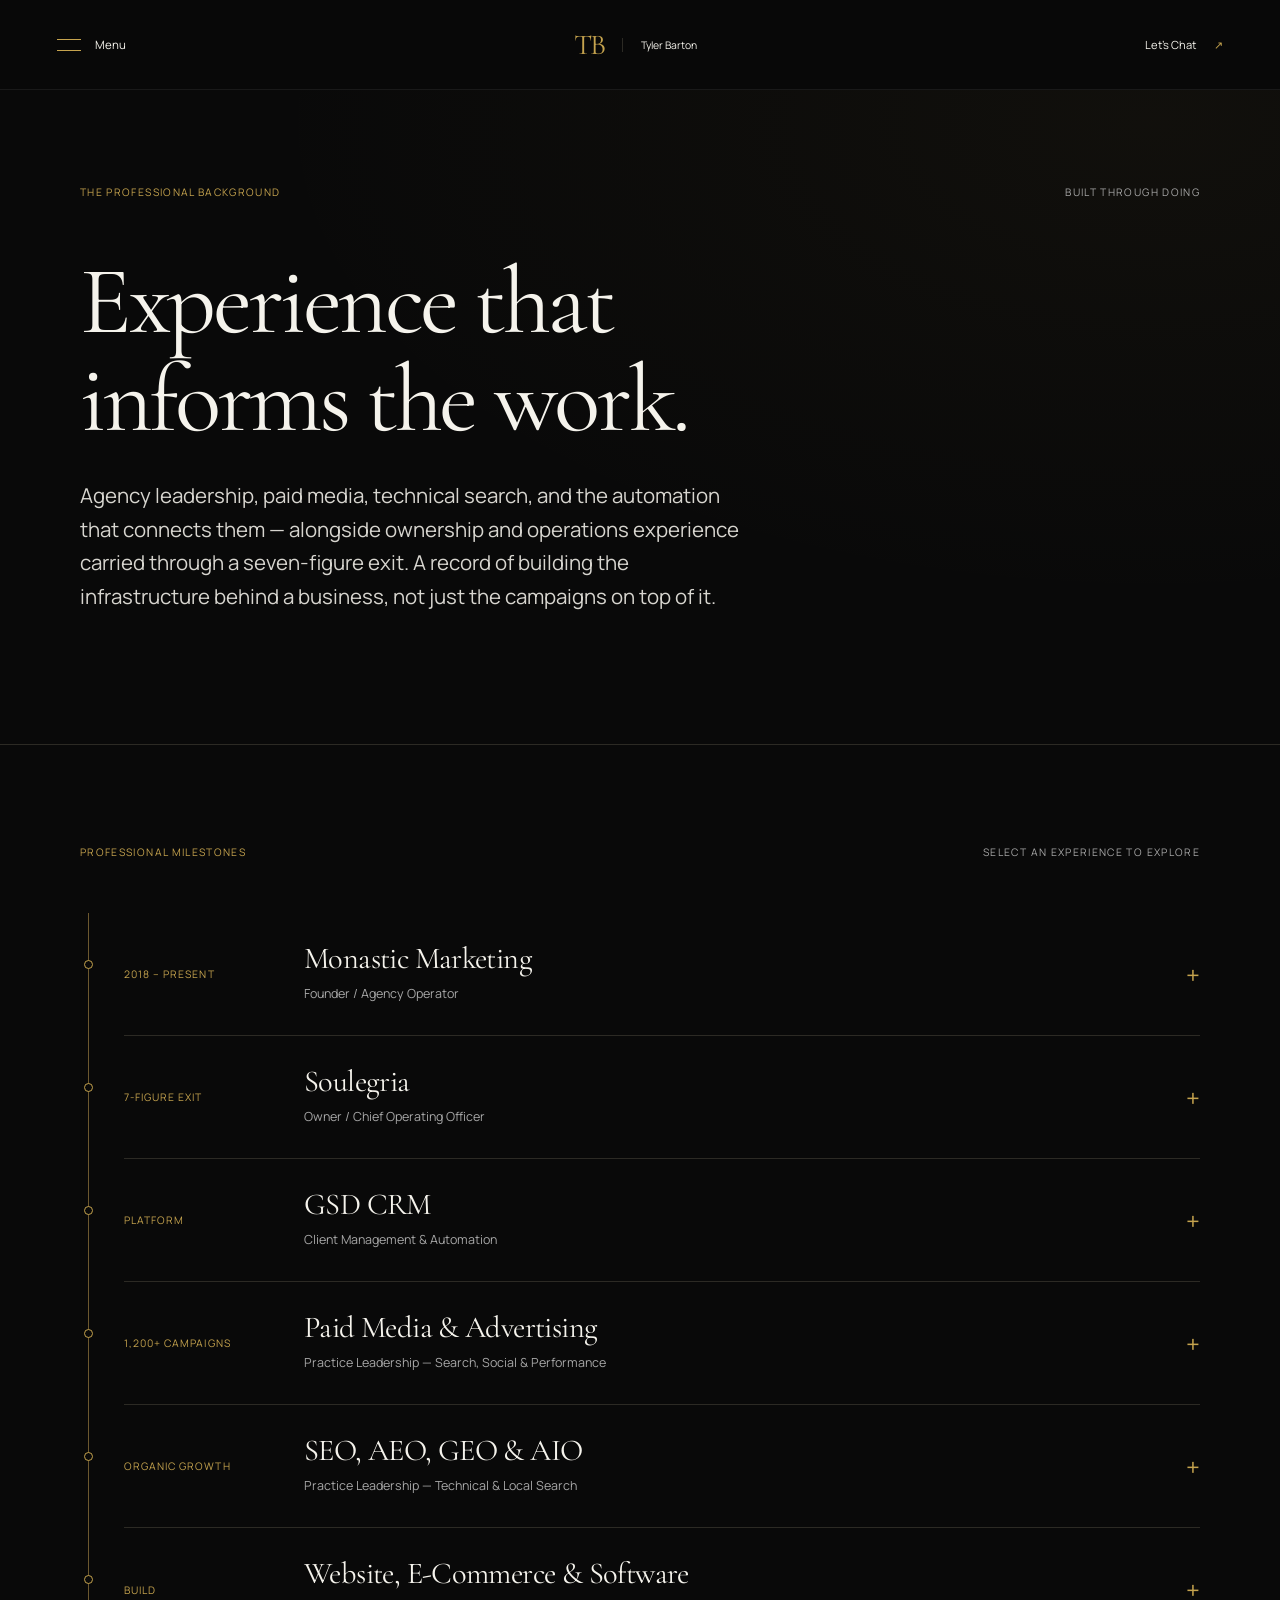
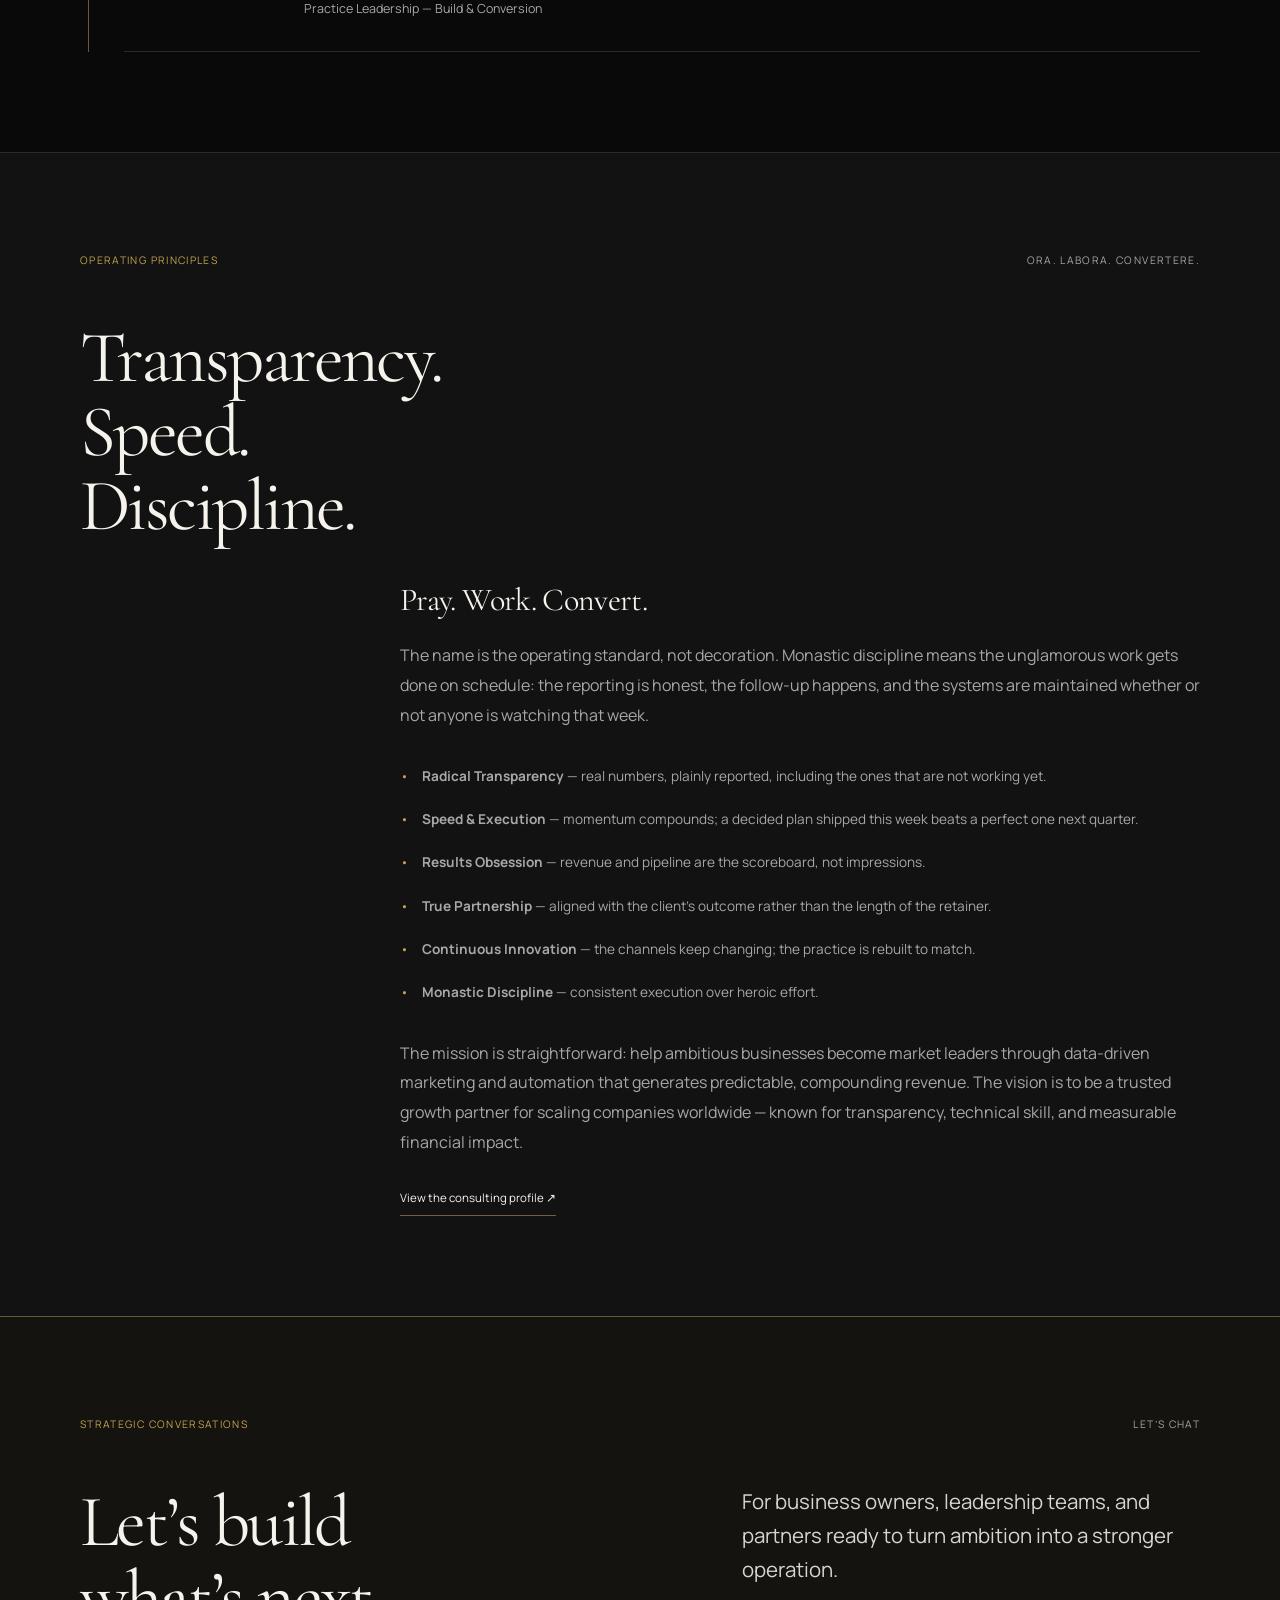
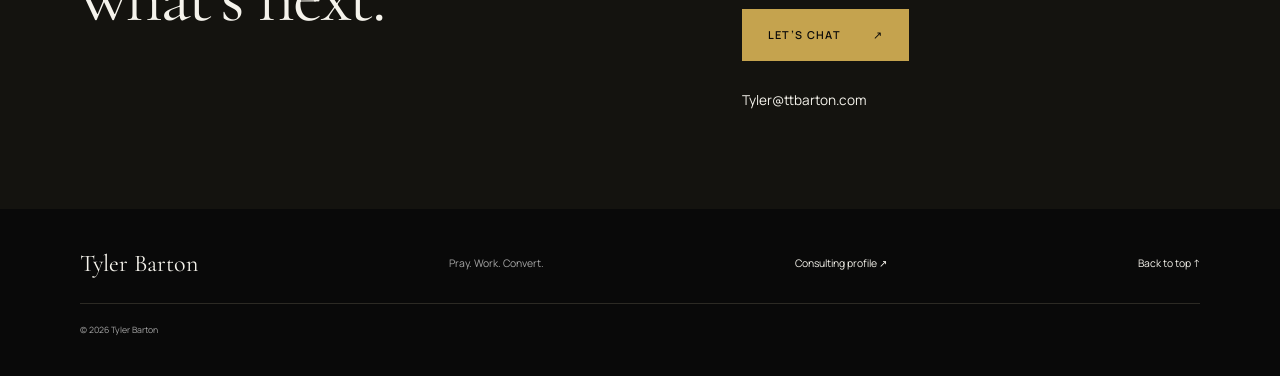
<file: experience/index.html>
<!doctype html>
<html lang="en">
<head>
<meta charset="utf-8">
<meta name="viewport" content="width=device-width, initial-scale=1">
<title>Experience &amp; Background | Tyler Barton</title>
<meta name="description" content="The professional background of Tyler Barton: founder of Monastic Marketing, builder of GSD CRM, and operator across paid media, technical search, creative and automation.">
<link rel="canonical" href="https://ttbarton.com/experience/">
<meta name="robots" content="index, follow, max-image-preview:large">
<meta property="og:type" content="profile">
<meta property="og:title" content="Experience &amp; Background | Tyler Barton">
<meta property="og:description" content="Founder of Monastic Marketing. Paid media, technical search, creative and CRM automation across 340+ clients.">
<meta property="og:url" content="https://ttbarton.com/experience/">
<meta property="og:site_name" content="Tyler Barton">
<meta property="og:image" content="https://ttbarton.com/assets/social-profile.jpg">
<meta property="og:image:width" content="1200">
<meta property="og:image:height" content="630">
<meta property="og:image:type" content="image/jpeg">
<meta property="og:image:alt" content="Tyler Barton, fractional CMO, CTO and CRO">
<meta name="twitter:card" content="summary_large_image">
<meta name="twitter:image" content="https://ttbarton.com/assets/social-profile.jpg">
<meta name="theme-color" content="#090909">
<link rel="icon" type="image/svg+xml" href="/favicon.svg">
<link rel="preconnect" href="https://fonts.googleapis.com">
<link rel="preconnect" href="https://fonts.gstatic.com" crossorigin>
<link rel="stylesheet" href="https://fonts.googleapis.com/css2?family=Cormorant+Garamond:wght@300;400&family=Manrope:wght@400;500;600&display=swap">
<link rel="stylesheet" href="/assets/styles.css?v=2">
</head>
<body id="top">
<a class="skip-link" href="#main">Skip to content</a>
<div class="scroll-progress" aria-hidden="true"></div>

<header class="site-header">
  <button class="menu-toggle" data-open="navigation" aria-haspopup="dialog" aria-label="Open menu">
    <span class="menu-lines" aria-hidden="true"></span>
    <span>Menu</span>
  </button>
  <a class="wordmark" href="/" aria-label="TB: Tyler Barton home">TB<span>Tyler Barton</span></a>
  <button class="header-contact" data-open="booking">Let&rsquo;s Chat <span aria-hidden="true">&#8599;</span></button>
</header>

<dialog id="navigation" class="nav-dialog" aria-labelledby="nav-title">
  <div class="nav-top">
    <span class="eyebrow">Navigate</span>
    <button class="close" data-close aria-label="Close menu">&times;</button>
  </div>
  <h2 id="nav-title">Tyler Barton</h2>
  <nav aria-label="Main navigation">
    <a href="/"><span>Home</span><span aria-hidden="true">&rsaquo;</span></a>
    <a href="/#profile"><span>Executive profile</span><span aria-hidden="true">&rsaquo;</span></a>
    <a href="/experience/"><span>Experience</span><span aria-hidden="true">&rsaquo;</span></a>
    <a href="/consulting/"><span>Consulting</span><span aria-hidden="true">&rsaquo;</span></a>
    <a href="/consulting/#systems"><span>Systems &amp; technology</span><span aria-hidden="true">&rsaquo;</span></a>
    <a href="/consulting/#methodology"><span>Methodology</span><span aria-hidden="true">&rsaquo;</span></a>
    <a href="/consulting/#engagements"><span>Engagement options</span><span aria-hidden="true">&rsaquo;</span></a>
    <a href="/experience/#principles"><span>Principles</span><span aria-hidden="true">&rsaquo;</span></a>
    <a href="/#contact"><span>Contact</span><span aria-hidden="true">&rsaquo;</span></a>
  </nav>
  <div class="nav-bottom">
    <span>Founder. Strategist. Operator.</span>
    <a href="mailto:Tyler@ttbarton.com">Tyler@ttbarton.com</a>
  </div>
</dialog>

<main id="main">

  <section class="section page-intro">
    <div class="section-kicker">
      <span>The professional background</span>
      <span>Built through doing</span>
    </div>
    <h1>Experience that<br>informs the work.</h1>
    <p class="lead">Agency leadership, paid media, technical search, and the automation that connects them &mdash; alongside ownership and operations experience carried through a seven-figure exit. A record of building the infrastructure behind a business, not just the campaigns on top of it.</p>
    <!-- TODO(assets): add a "Download profile" link here once /downloads/tyler-barton-profile.pdf exists -->
  </section>

  <section class="section">
    <div class="section-kicker">
      <span>Professional milestones</span>
      <span>Select an experience to explore</span>
    </div>
    <div class="timeline">

      <details class="timeline-item" id="monastic-marketing">
        <summary>
          <span class="timeline-badge">2018 &ndash; Present</span>
          <div>
            <h3>Monastic Marketing</h3>
            <p>Founder / Agency Operator</p>
          </div>
          <span class="expand" aria-hidden="true">+</span>
        </summary>
        <div class="timeline-detail">
          <p>Founded Monastic Marketing in 2018 on the premise that marketing should be an investment that compounds, not an expense that drains. The agency began as a response to vanity metrics, opaque reporting, and firms more interested in protecting a retainer than moving a client&rsquo;s revenue.</p>
          <p>It operates today as a full-stack growth partner &mdash; media buying, technical SEO, and CRM automation under one roof &mdash; based in Dallas&ndash;Fort Worth, Texas, serving clients across North America and globally. 340+ clients scaled, $24M+ in revenue generated, 1,200+ campaigns launched, and a team of 85+ employees and contractors.</p>
          <ul class="tag-list">
            <li>340+ Clients Scaled</li>
            <li>$24M+ Revenue Generated</li>
            <li>1,200+ Campaigns Launched</li>
            <li>85+ Employees &amp; Contractors</li>
            <li>2,000+ Trained</li>
            <li>Dallas&ndash;Fort Worth, Texas</li>
          </ul>
        </div>
      </details>

      <details class="timeline-item" id="soulegria">
        <summary>
          <span class="timeline-badge">7-Figure Exit</span>
          <div>
            <h3>Soulegria</h3>
            <p>Owner / Chief Operating Officer</p>
          </div>
          <span class="expand" aria-hidden="true">+</span>
        </summary>
        <div class="timeline-detail">
          <p>Owner and COO of Soulegria, a therapy-based treatment and coaching organization for young adults and their families. Its programs span outpatient and intensive outpatient therapy, independent-living and life-skills training, adventure therapy, employment training, and family-based services.</p>
          <p>Held the operating seat &mdash; team structure, service delivery, staffing, and the day-to-day execution a care business runs on &mdash; and carried an ownership stake through to a seven-figure exit. Behavioral health is an operationally demanding sector with little tolerance for improvisation, and it shaped how I think about process, accountability, and which systems actually hold up under pressure.</p>
          <ul class="tag-list">
            <li>Seven-Figure Exit</li>
            <li>Owner &amp; COO</li>
            <li>Behavioral Health</li>
            <li>Operations Leadership</li>
            <li>Service Delivery</li>
            <li>Team Structure</li>
          </ul>
        </div>
      </details>

      <details class="timeline-item" id="gsd-crm">
        <summary>
          <span class="timeline-badge">Platform</span>
          <div>
            <h3>GSD CRM</h3>
            <p>Client Management &amp; Automation</p>
          </div>
          <span class="expand" aria-hidden="true">+</span>
        </summary>
        <div class="timeline-detail">
          <p>GSD CRM is the client management and automation layer deployed underneath Monastic engagements. It gives an owner one place for lead tracking, pipelines, automated follow-up, appointment booking, review generation, and reporting &mdash; so the marketing spend above it has somewhere disciplined to land.</p>
          <p>Offered as a standalone system and as the backbone of the agency&rsquo;s automation work, it replaces the spreadsheet-and-missed-call pattern that quietly costs growing companies most of their leads.</p>
          <ul class="tag-list">
            <li>CRM Pipelines</li>
            <li>Lead Tracking</li>
            <li>Email &amp; SMS Automation</li>
            <li>Review Generation</li>
            <li>Reporting Dashboards</li>
          </ul>
        </div>
      </details>

      <details class="timeline-item" id="paid-media">
        <summary>
          <span class="timeline-badge">1,200+ Campaigns</span>
          <div>
            <h3>Paid Media &amp; Advertising</h3>
            <p>Practice Leadership &mdash; Search, Social &amp; Performance</p>
          </div>
          <span class="expand" aria-hidden="true">+</span>
        </summary>
        <div class="timeline-detail">
          <p>Direct oversight of paid acquisition across Google Ads and Meta Ads &mdash; offer structure, audience strategy, creative testing, landing page conversion, budget allocation, and the attribution that proves which channel earned the revenue.</p>
          <p>The practice runs at two tiers of intensity depending on spend and market, and is built to hand leadership a straight answer to the only question that matters: what did this dollar return?</p>
          <ul class="tag-list">
            <li>Google Ads</li>
            <li>Meta Ads</li>
            <li>Conversion Optimization</li>
            <li>Creative Testing</li>
            <li>Attribution &amp; Reporting</li>
          </ul>
        </div>
      </details>

      <details class="timeline-item" id="search">
        <summary>
          <span class="timeline-badge">Organic Growth</span>
          <div>
            <h3>SEO, AEO, GEO &amp; AIO</h3>
            <p>Practice Leadership &mdash; Technical &amp; Local Search</p>
          </div>
          <span class="expand" aria-hidden="true">+</span>
        </summary>
        <div class="timeline-detail">
          <p>Technical search built for how people actually find businesses now: classic SEO alongside answer engine, generative engine, and AI optimization. Site architecture, schema, content structure, local listings, and reputation &mdash; the compounding half of the acquisition strategy.</p>
          <p>Local SEO runs as its own discipline for multi-location and service-area businesses, where proximity, reviews, and listing accuracy decide who gets the call.</p>
          <ul class="tag-list">
            <li>Technical SEO</li>
            <li>Answer Engine Optimization</li>
            <li>Generative Engine Optimization</li>
            <li>Local SEO</li>
            <li>Listings &amp; Reputation</li>
          </ul>
        </div>
      </details>

      <details class="timeline-item" id="web-software">
        <summary>
          <span class="timeline-badge">Build</span>
          <div>
            <h3>Website, E-Commerce &amp; Software</h3>
            <p>Practice Leadership &mdash; Build &amp; Conversion</p>
          </div>
          <span class="expand" aria-hidden="true">+</span>
        </summary>
        <div class="timeline-detail">
          <p>Websites treated as business assets rather than brochures: layout, messaging, SEO structure, page speed, calls to action, and conversion tracking. Extends into e-commerce builds and custom software where an off-the-shelf platform stops fitting the operation.</p>
          <p>Supported by in-house graphic design, so brand, creative, and conversion are decided together instead of handed between vendors.</p>
          <ul class="tag-list">
            <li>Website Design</li>
            <li>E-Commerce</li>
            <li>Software Development</li>
            <li>Conversion Optimization</li>
            <li>Graphic Design</li>
          </ul>
        </div>
      </details>

      <!--
        TODO(content): add earlier roles, companies, exits, board seats or military/public
        service here as additional <details class="timeline-item" id="..."> blocks, using the
        pattern above. Nothing has been invented to fill these slots.
      -->

    </div>
  </section>

  <section id="principles" class="section case-section">
    <div class="section-kicker">
      <span>Operating principles</span>
      <span>Ora. Labora. Convertere.</span>
    </div>
    <h2 data-reveal>Transparency.<br>Speed.<br>Discipline.</h2>
    <div class="case-body">
      <h3>Pray. Work. Convert.</h3>
      <p>The name is the operating standard, not decoration. Monastic discipline means the unglamorous work gets done on schedule: the reporting is honest, the follow-up happens, and the systems are maintained whether or not anyone is watching that week.</p>
      <ul class="plain-list">
        <li><strong>Radical Transparency</strong> &mdash; real numbers, plainly reported, including the ones that are not working yet.</li>
        <li><strong>Speed &amp; Execution</strong> &mdash; momentum compounds; a decided plan shipped this week beats a perfect one next quarter.</li>
        <li><strong>Results Obsession</strong> &mdash; revenue and pipeline are the scoreboard, not impressions.</li>
        <li><strong>True Partnership</strong> &mdash; aligned with the client&rsquo;s outcome rather than the length of the retainer.</li>
        <li><strong>Continuous Innovation</strong> &mdash; the channels keep changing; the practice is rebuilt to match.</li>
        <li><strong>Monastic Discipline</strong> &mdash; consistent execution over heroic effort.</li>
      </ul>
      <p>The mission is straightforward: help ambitious businesses become market leaders through data-driven marketing and automation that generates predictable, compounding revenue. The vision is to be a trusted growth partner for scaling companies worldwide &mdash; known for transparency, technical skill, and measurable financial impact.</p>
      <a class="text-link" href="/consulting/">View the consulting profile <span aria-hidden="true">&#8599;</span></a>
    </div>
  </section>

  <!--
    TODO(content): education section. Drop in once degrees/institutions are confirmed:

    <section class="section">
      <div class="section-kicker"><span>Education</span><span>Academic foundation</span></div>
      <h2 data-reveal>Education<br>&amp; training.</h2>
      <div class="education-row">
        <h3>Institution</h3>
        <div><h4>Field of study</h4><p>One or two sentences on how it informs the work.</p></div>
      </div>
    </section>
  -->

  <section class="contact-section section">
    <div class="section-kicker">
      <span>Strategic conversations</span>
      <span>Let&rsquo;s Chat</span>
    </div>
    <div class="contact-layout">
      <h2>Let&rsquo;s build<br>what&rsquo;s next.</h2>
      <div>
        <p class="lead">For business owners, leadership teams, and partners ready to turn ambition into a stronger operation.</p>
        <button class="button gold" data-open="booking">Let&rsquo;s Chat <span aria-hidden="true">&#8599;</span></button>
        <div class="contact-links">
          <a href="mailto:Tyler@ttbarton.com">Tyler@ttbarton.com</a>
          <!-- TODO(content): add a direct phone number here -->
        </div>
      </div>
    </div>
  </section>

</main>

<footer class="site-footer">
  <a class="footer-brand" href="/">Tyler Barton</a>
  <p>Pray. Work. Convert.</p>
  <a href="/consulting/">Consulting profile <span aria-hidden="true">&#8599;</span></a>
  <a href="#top">Back to top &uarr;</a>
  <small>&copy; 2026 Tyler Barton</small>
</footer>

<dialog id="booking" class="booking-dialog" aria-label="Book a call with Tyler Barton">
  <div class="dialog-top">
    <span class="eyebrow">Book a time</span>
    <button class="close" data-close aria-label="Close booking">&times;</button>
  </div>
  <!-- src is set on first open so the third-party widget never loads on a plain page view -->
  <iframe data-src="https://link.bemonastic.com/widget/booking/9uI12Z1BLdLVmq4bh6Eg" title="Booking calendar for Tyler Barton" loading="lazy"></iframe>
  <p class="booking-note">Scheduling is handled by LeadConnector. Opening this connects to the booking service.</p>
</dialog>

<script src="/assets/site.js?v=2" defer></script>
</body>
</html>
</file>
<file: assets/styles.css>
/* ==========================================================================
   ttbarton.com — Tyler Barton executive profile
   Dark editorial system: Cormorant Garamond display + Manrope body, gold accent.
   ========================================================================== */

:root {
  --bg: #090909;
  --surface: #121212;
  --text: #f5f3ec;
  --muted: #a7a7a7;
  --gold: #c5a34e;
  --gold-soft: #70603b;
  --line: #2c2a24;
  --ease: cubic-bezier(0.2, 0.7, 0.2, 1);
  --font-display: "Cormorant Garamond", Georgia, serif;
  --font-body: "Manrope", -apple-system, BlinkMacSystemFont, "Segoe UI", Arial, sans-serif;
  color-scheme: dark;
  font-family: var(--font-body);
  background: var(--bg);
  color: var(--text);
  font-synthesis: none;
}

*, *::before, *::after { box-sizing: border-box; }

html { scroll-behavior: smooth; scroll-padding-top: 110px; -webkit-text-size-adjust: 100%; }
body { margin: 0; }
body.dialog-open { overflow: hidden; }

a { color: inherit; text-decoration: none; }
button { font: inherit; color: inherit; cursor: pointer; background: none; border: 0; }
button, a, summary { -webkit-tap-highlight-color: transparent; touch-action: manipulation; }
button:disabled { opacity: 0.35; cursor: default; }
[hidden] { display: none !important; }
a, button, summary { outline-offset: 6px; }
a:focus-visible, button:focus-visible, summary:focus-visible { outline: 2px solid var(--gold); }
::selection { background: var(--gold); color: var(--bg); }
img, svg { max-width: 100%; display: block; }

p { color: var(--muted); margin: 0 0 1.4rem; line-height: 1.85; }

h1, h2, h3 {
  font-family: var(--font-display);
  letter-spacing: -0.035em;
  margin: 0;
  font-weight: 400;
  line-height: 1.02;
}
h1 { font-size: clamp(4rem, 8.7vw, 8.6rem); }
h2 { font-size: clamp(3rem, 5.7vw, 5.5rem); }
h3 { letter-spacing: -0.02em; font-size: 2rem; }
h4 { margin: 1rem 0; font-weight: 600; }

main { animation: page-enter 0.4s var(--ease); }

/* --- Layout primitives ---------------------------------------------------- */

.section,
.metrics-section { max-width: 1440px; margin: auto; padding: 100px 6.25%; }
.section { border-top: 1px solid var(--line); }

.eyebrow {
  letter-spacing: 0.19em;
  text-transform: uppercase;
  color: var(--gold);
  font-size: 0.66rem;
  font-weight: 600;
  line-height: 1.7;
}

.section-kicker {
  display: flex;
  justify-content: space-between;
  gap: 20px;
  margin-bottom: 54px;
  letter-spacing: 0.13em;
  text-transform: uppercase;
  color: var(--muted);
  font-size: 0.65rem;
}
.section-kicker span:first-child { color: var(--gold); }

.lead { color: #d7d5cf; font-size: clamp(1.15rem, 1.6vw, 1.4rem); line-height: 1.65; }
.gold-text { color: var(--gold); }

/* --- Buttons & links ------------------------------------------------------ */

.button {
  display: inline-flex;
  justify-content: space-between;
  align-items: center;
  gap: 32px;
  min-height: 52px;
  padding: 17px 25px;
  border: 1px solid var(--gold);
  text-transform: uppercase;
  letter-spacing: 0.12em;
  font-size: 0.68rem;
  font-weight: 600;
  transition: background 0.25s, color 0.25s, transform 0.25s;
}
.button.gold { background: var(--gold); color: #090909; }
.button.gold:hover { background: #dfbf72; border-color: #dfbf72; }
.button.outline:hover { background: var(--gold); color: #090909; }
.button span { transition: transform 0.25s; }
.button:hover span { transform: translate(2px, -2px); }

.text-link,
.support-actions a {
  display: inline-block;
  border-bottom: 1px solid var(--gold-soft);
  padding: 8px 0;
  font-size: 0.72rem;
  line-height: 1.7;
  transition: color 0.2s, border-color 0.2s;
}
.text-link:hover,
.support-actions a:hover { color: var(--gold); border-color: var(--gold); }
button.text-link { text-align: left; }

.actions { display: flex; flex-wrap: wrap; align-items: center; gap: 25px; }

.skip-link {
  position: fixed;
  top: -100px;
  left: 20px;
  z-index: 100;
  background: var(--gold);
  color: #090909;
  padding: 16px;
}
.skip-link:focus { top: 10px; }

/* --- Header & navigation -------------------------------------------------- */

.site-header {
  position: sticky;
  top: 0;
  z-index: 20;
  display: flex;
  justify-content: space-between;
  align-items: center;
  height: 90px;
  padding: 0 4%;
  background: #090909ed;
  border-bottom: 1px solid #ffffff12;
  transition: background 0.3s;
}
.site-header.scrolled { background: #090909fa; }

.menu-toggle { display: flex; align-items: center; gap: 14px; min-height: 44px; font-size: 0.72rem; }
.menu-lines { width: 24px; height: 12px; border-block: 1px solid var(--gold); transition: width 0.3s; }
.menu-toggle:hover .menu-lines { width: 30px; }

.wordmark {
  display: flex;
  align-items: center;
  gap: 18px;
  font-family: var(--font-display);
  letter-spacing: -0.06em;
  color: var(--gold);
  font-size: 1.8rem;
}
.wordmark span {
  border-left: 1px solid var(--line);
  padding-left: 18px;
  letter-spacing: 0;
  font-family: var(--font-body);
  color: var(--text);
  font-size: 0.65rem;
}

.header-contact { display: flex; align-items: center; gap: 18px; font-size: 0.7rem; }
.header-contact span { color: var(--gold); }

/* --- Introduction overlay (homepage) -------------------------------------- */

html.intro-active, html.intro-active body { overflow: hidden; }

.intro-loader {
  position: fixed;
  inset: 0;
  z-index: 1000;
  display: flex;
  align-items: center;
  justify-content: center;
  background: var(--bg);
  overflow: hidden;
  /* 3.15s hold + 0.45s fade = 3.6s, matching the timeout in loader.js */
  animation: intro-exit 0.45s cubic-bezier(0.4, 0, 0.2, 1) 3.15s forwards;
}
.intro-loader[hidden] { display: none; }

.intro-glow {
  position: absolute;
  top: -30%;
  left: 50%;
  width: 820px;
  height: 820px;
  margin-left: -410px;
  background: radial-gradient(circle, #c5a34e1f, #0000 68%);
  filter: blur(70px);
  pointer-events: none;
}
.intro-grid {
  position: absolute;
  inset: -60px 0;
  opacity: 0.4;
  background-image: linear-gradient(#c5a34e0d 1px, #0000 1px),
                    linear-gradient(90deg, #c5a34e0d 1px, #0000 1px);
  background-size: 64px 64px;
  animation: intro-drift 18s linear infinite;
  pointer-events: none;
}

.intro-content {
  position: relative;
  z-index: 2;
  display: flex;
  flex-direction: column;
  align-items: center;
  text-align: center;
  padding: 24px;
}

.intro-label {
  margin: 0 0 1.1rem;
  text-transform: uppercase;
  letter-spacing: 0.34em;
  color: #c5a34e9c;
  font-size: 0.66rem;
  font-weight: 600;
  animation: intro-rise 0.7s var(--ease) 0.25s both;
}

.intro-name {
  margin: 0;
  font-family: var(--font-display);
  font-size: clamp(2.4rem, 6.5vw, 4.4rem);
  font-weight: 400;
  letter-spacing: -0.02em;
  line-height: 1;
  color: var(--gold);
  text-shadow: 0 0 60px #c5a34e3d;
  animation: intro-rise 0.9s var(--ease) 0.45s both;
}

.intro-identities {
  display: flex;
  flex-wrap: wrap;
  justify-content: center;
  align-items: center;
  gap: 0.55rem;
  margin-top: 1.25rem;
}
.intro-identities span {
  padding: 0.32rem 0.8rem;
  border: 1px solid #c5a34e38;
  border-radius: 100px;
  background: #c5a34e0f;
  text-transform: uppercase;
  letter-spacing: 0.26em;
  color: #c5a34ecc;
  font-size: 0.62rem;
  font-weight: 600;
  white-space: nowrap;
  animation: intro-pill 0.5s var(--ease) both;
}
.intro-identities span:nth-of-type(1) { animation-delay: 1.15s; }
.intro-identities span:nth-of-type(2) { animation-delay: 1.5s; }
.intro-identities span:nth-of-type(3) { animation-delay: 1.85s; }
.intro-identities b {
  color: #c5a34e5c;
  font-weight: 400;
  font-size: 1rem;
  animation: intro-rise 0.35s both;
}
.intro-identities b:nth-of-type(1) { animation-delay: 1.38s; }
.intro-identities b:nth-of-type(2) { animation-delay: 1.73s; }

.intro-bar {
  position: relative;
  width: 220px;
  margin-top: 2rem;
  padding: 6px 0;
  animation: intro-rise 0.5s var(--ease) 0.9s both;
}
.intro-track { position: relative; height: 1px; background: #ffffff1a; overflow: hidden; }
.intro-track i {
  position: absolute;
  inset: 0 auto 0 0;
  background: linear-gradient(90deg, #8d6f2c, var(--gold), #e3c87f);
  box-shadow: 0 0 8px #c5a34e99;
  animation: intro-fill 2.1s cubic-bezier(0.4, 0, 0.2, 1) 1s both;
}
.intro-bar .corner { position: absolute; width: 6px; height: 6px; border: solid #c5a34e85; }
.intro-bar .tl { top: 0; left: 0; border-width: 1px 0 0 1px; }
.intro-bar .tr { top: 0; right: 0; border-width: 1px 1px 0 0; }
.intro-bar .bl { bottom: 0; left: 0; border-width: 0 0 1px 1px; }
.intro-bar .br { bottom: 0; right: 0; border-width: 0 1px 1px 0; }

.intro-skip {
  position: absolute;
  right: 24px;
  bottom: 24px;
  z-index: 3;
  padding: 12px 14px;
  border: 1px solid #c5a34e38;
  background: var(--bg);
  color: var(--gold);
  text-transform: uppercase;
  letter-spacing: 0.14em;
  font-size: 0.6rem;
  font-weight: 600;
}
.intro-skip:hover { border-color: var(--gold); }

@keyframes intro-rise {
  from { opacity: 0; transform: translateY(10px); }
  to { opacity: 1; transform: none; }
}
@keyframes intro-pill {
  from { opacity: 0; transform: translateY(10px) scale(0.93); }
  to { opacity: 1; transform: none; }
}
@keyframes intro-fill {
  from { width: 0; }
  30% { width: 34%; }
  65% { width: 74%; }
  to { width: 100%; }
}
@keyframes intro-drift { to { transform: translateY(64px); } }
@keyframes intro-exit {
  to { opacity: 0; visibility: hidden; pointer-events: none; transform: scale(1.03); }
}

@media (width <= 640px) {
  .intro-name { font-size: clamp(2rem, 9vw, 2.9rem); }
  .intro-identities span { padding: 0.26rem 0.62rem; font-size: 0.53rem; letter-spacing: 0.2em; }
  .intro-bar { width: 170px; }
  .intro-skip { right: 16px; bottom: 16px; }
}

@media (prefers-reduced-motion: reduce) {
  .intro-loader { display: none !important; }
}

/* --- Booking dialog ------------------------------------------------------- */

.booking-dialog { width: 980px; padding: 24px 28px 20px; }
.booking-dialog iframe {
  display: block;
  width: 100%;
  height: min(72dvh, 820px);
  margin-top: 18px;
  border: 0;
  background: #fff;
}
.booking-note { margin: 14px 0 0; color: var(--muted); font-size: 0.62rem; line-height: 1.6; }

.scroll-progress {
  position: fixed;
  top: 0;
  left: 0;
  z-index: 30;
  width: 100%;
  height: 2px;
  background: var(--gold);
  transform-origin: 0;
  transform: scaleX(0);
}

/* --- Hero ----------------------------------------------------------------- */

.hero {
  position: relative;
  display: grid;
  grid-template-columns: 1.25fr 1fr;
  gap: 3%;
  max-width: 1440px;
  margin: auto;
  padding: 72px 6.25% 0;
  background: linear-gradient(90deg, #0000 49.95%, #c5a34e08 50%, #0000 50.05%);
}
.hero-copy { position: relative; z-index: 2; padding: 23px 0 50px; }
.hero h1 { margin: 24px 0 26px; font-size: clamp(5rem, 8.6vw, 8.7rem); line-height: 0.88; }
.name-period { color: var(--gold); }
.hero-statement {
  font-family: var(--font-display);
  color: var(--text);
  margin-bottom: 20px;
  font-size: 2rem;
  line-height: 1.15;
}
.hero-description { max-width: 390px; font-size: 0.84rem; line-height: 1.8; }
.hero-actions { display: flex; align-items: center; gap: 26px; margin-top: 30px; }

.briefing-button {
  display: flex;
  align-items: center;
  gap: 12px;
  padding: 5px 0;
  text-align: left;
  text-transform: uppercase;
  letter-spacing: 0.1em;
  font-size: 0.59rem;
  line-height: 1.7;
}
.play-icon {
  display: grid;
  place-items: center;
  width: 44px;
  height: 44px;
  color: var(--gold);
  border: 1px solid #655632;
  border-radius: 50%;
  font-size: 1.1rem;
  transition: background 0.25s, color 0.25s;
}
.briefing-button:hover .play-icon { background: var(--gold); color: #090909; }

.support-actions { display: flex; gap: 25px; margin-top: 25px; }
.support-actions a { color: var(--muted); border: 0; font-size: 0.6rem; }

.hero-portrait { align-self: start; margin: 0; padding: 0 0 46px; }
.portrait-frame { position: relative; background: #20201e; max-height: 590px; overflow: hidden; }
.portrait-frame::after {
  content: "";
  position: absolute;
  inset: 0;
  border: 1px solid #ffffff15;
  pointer-events: none;
}
.portrait-frame > img {
  width: 100%;
  height: 590px;
  object-fit: cover;
  object-position: 52% 22%;
  filter: saturate(0.65);
  transition: filter 0.5s, transform 0.8s;
}
.portrait-frame:hover > img { filter: saturate(1); transform: scale(1.02); }


.portrait-caption {
  position: absolute;
  inset-inline: 0;
  bottom: 0;
  display: flex;
  justify-content: space-between;
  align-items: end;
  padding: 60px 25px 25px;
  background: linear-gradient(#0000, #090909df);
  font-size: 0.75rem;
  line-height: 1.6;
}
.portrait-caption > span { font-family: var(--font-display); font-size: 1.4rem; }
.portrait-caption button { border-bottom: 1px solid var(--gold); padding: 8px 0; font-size: 0.6rem; }

.hero-portrait figcaption {
  display: flex;
  justify-content: space-between;
  margin-top: 15px;
  text-transform: uppercase;
  letter-spacing: 0.1em;
  color: var(--muted);
  font-size: 0.52rem;
}

.hero-scroll {
  grid-column: 1 / -1;
  display: flex;
  justify-content: space-between;
  align-items: center;
  padding: 20px 0;
  border-top: 1px solid var(--line);
  text-transform: uppercase;
  letter-spacing: 0.15em;
  color: var(--muted);
  font-size: 0.58rem;
}
.hero-scroll span:last-child { color: var(--gold); font-size: 1.2rem; }

/* --- Metrics -------------------------------------------------------------- */

.metrics-section { background: #0d0d0d; padding-top: 50px; padding-bottom: 75px; }
.metrics-section .section-kicker { margin-bottom: 25px; }
.metrics { display: grid; grid-template-columns: repeat(3, 1fr); }
.metric {
  position: relative;
  padding: 26px 30px;
  border-top: 1px solid var(--line);
  border-right: 1px solid var(--line);
  transition: background 0.3s;
}
.metric:nth-child(3n) { border-right: 0; }
.metric:nth-child(3n + 1) { padding-left: 0; }
.metric strong {
  display: block;
  font-family: var(--font-display);
  color: var(--gold);
  letter-spacing: -0.045em;
  font-size: clamp(3rem, 5vw, 4.6rem);
  font-weight: 400;
  line-height: 1.1;
}
.metric > span {
  display: block;
  margin-top: 10px;
  text-transform: uppercase;
  letter-spacing: 0.14em;
  color: var(--muted);
  font-size: 0.6rem;
}
.metrics .metric:nth-child(1) { --delay: 0ms; }
.metrics .metric:nth-child(2) { --delay: 55ms; }
.metrics .metric:nth-child(3) { --delay: 110ms; }
.metrics .metric:nth-child(4) { --delay: 165ms; }
.metrics .metric:nth-child(5) { --delay: 220ms; }
.metrics .metric:nth-child(6) { --delay: 275ms; }
.metric::after {
  content: "";
  position: absolute;
  top: -1px;
  left: 0;
  width: 100%;
  height: 1px;
  background: var(--gold);
  transform-origin: 0;
  transform: scaleX(0);
  transition: transform 0.4s;
}
.metric:hover { background: #c5a34e06; }
.metric:hover::after { transform: scaleX(1); }

/* --- Editorial splits ----------------------------------------------------- */

.editorial-split { display: grid; grid-template-columns: 1fr 1.05fr; gap: 10%; }
.editorial-split > div > p { max-width: 600px; font-size: 0.9rem; }
.editorial-split > div > .lead { font-size: 1.3rem; }

/* --- Impact / ventures ---------------------------------------------------- */

.impact-section { background: #121212; }
.impact-heading { display: flex; justify-content: space-between; align-items: end; gap: 10%; }
.impact-heading > p { max-width: 300px; margin: 0; font-size: 0.86rem; }
.impact-feature {
  display: grid;
  grid-template-columns: 1fr 1fr;
  gap: 10%;
  margin-top: 55px;
  padding: 45px 0;
  border-block: 1px solid #55482c;
}
.impact-number {
  font-family: var(--font-display);
  color: var(--gold);
  letter-spacing: -0.05em;
  font-size: clamp(4rem, 7vw, 7rem);
  line-height: 1;
}
.impact-feature h3 { margin-bottom: 18px; }
.impact-feature p { margin: 0; font-size: 0.86rem; }

.venture-list > a {
  display: grid;
  grid-template-columns: 1fr 1fr 20px;
  align-items: center;
  gap: 24px;
  padding: 30px 0;
  border-bottom: 1px solid var(--line);
  transition: padding 0.3s, color 0.3s;
}
.venture-list > a:hover { color: var(--gold); padding-left: 12px; }
.venture-list > a > span:first-child { font-family: var(--font-display); font-size: 1.9rem; }
.venture-list p { margin: 0; font-size: 0.75rem; }
.venture-list > a > span:last-child { color: var(--gold); }

/* --- Systems -------------------------------------------------------------- */

.systems-teaser .text-link { margin-top: 30px; }
.system-flow {
  display: flex;
  justify-content: space-between;
  gap: 12px;
  margin: 35px 0;
  padding: 25px 0;
  border-block: 1px solid var(--line);
  color: var(--gold);
  font-size: 0.7rem;
}
.system-flow span:not(:last-child)::after { content: "→"; color: #615537; margin-left: 14px; }

/* --- Principles panel (big numeral) --------------------------------------- */

.leadership-teaser { display: grid; grid-template-columns: 1fr 1fr; gap: 10%; background: #11110f; }
.leadership-number {
  align-self: center;
  font-family: var(--font-display);
  color: var(--gold);
  letter-spacing: -0.07em;
  font-size: clamp(9rem, 21vw, 20rem);
  line-height: 0.8;
}
.leadership-number span {
  display: block;
  margin-top: 30px;
  padding-left: 12px;
  font-family: var(--font-body);
  letter-spacing: 0.2em;
  font-size: 0.75rem;
}
.leadership-teaser h2 { margin-bottom: 30px; }
.leadership-teaser p:not(.eyebrow) { font-size: 0.9rem; }

.principle-list { margin: 0 0 28px; padding: 0; list-style: none; }
.principle-list li {
  display: grid;
  grid-template-columns: 26px 1fr;
  gap: 14px;
  padding: 11px 0;
  border-bottom: 1px solid var(--line);
  color: var(--muted);
  font-size: 0.82rem;
}
.principle-list b { color: var(--gold); font-weight: 400; font-family: var(--font-display); font-size: 1.1rem; }

/* --- Consulting teaser / contact / footer --------------------------------- */

.consulting-teaser { text-align: center; padding-block: 110px; }
.consulting-teaser .lead { max-width: 620px; margin: 30px auto; }

.contact-section { background: #14130f; border-top: 1px solid #675735; }
.contact-layout { display: grid; grid-template-columns: 1.2fr 1fr; gap: 10%; }
.contact-links { display: flex; flex-direction: column; gap: 12px; margin-top: 30px; font-size: 0.85rem; }
.contact-links a:hover { color: var(--gold); }

.site-footer {
  display: flex;
  flex-wrap: wrap;
  justify-content: space-between;
  align-items: center;
  gap: 25px;
  max-width: 1440px;
  margin: auto;
  padding: 40px 6.25%;
  font-size: 0.65rem;
}
.footer-brand { font-family: var(--font-display); font-size: 1.5rem; }
.site-footer p { margin: 0; font-size: 0.65rem; }
.site-footer small {
  width: 100%;
  color: var(--muted);
  border-top: 1px solid var(--line);
  padding-top: 20px;
}

/* --- Inner page intro ----------------------------------------------------- */

.page-intro {
  padding-top: 95px;
  border: 0;
  background: radial-gradient(at 90% 5%, #c5a34e0b, #0000 55%);
}
.page-intro .lead { max-width: 670px; margin: 30px 0; }
.page-intro h1 { font-size: clamp(3.8rem, 7.5vw, 7.5rem); }

/* --- Timeline / accordions ------------------------------------------------ */

.timeline { margin-left: 8px; padding-left: 35px; border-left: 1px solid #6c582f; }
.timeline-item { position: relative; border-bottom: 1px solid var(--line); }
.timeline-item::before {
  content: "";
  position: absolute;
  top: 47px;
  left: -40px;
  width: 9px;
  height: 9px;
  border: 1px solid var(--gold);
  background: var(--bg);
  border-radius: 50%;
}
.timeline-item[open]::before { background: var(--gold); }

summary {
  display: flex;
  align-items: center;
  gap: 25px;
  min-height: 56px;
  padding: 30px 0;
  cursor: pointer;
  list-style: none;
}
summary::-webkit-details-marker { display: none; }
summary h3 { font-size: 1.9rem; }
summary p { margin: 8px 0 0; font-size: 0.78rem; }

.expand {
  margin-left: auto;
  flex-shrink: 0;
  color: var(--gold);
  font-size: 1.5rem;
  transition: transform 0.3s;
}
details[open] > summary > .expand { transform: rotate(45deg); }

.timeline-badge {
  width: 155px;
  flex-shrink: 0;
  color: var(--gold);
  text-transform: uppercase;
  letter-spacing: 0.1em;
  font-size: 0.65rem;
}
.timeline-detail { max-width: 700px; margin-left: 180px; padding-bottom: 30px; }
.timeline-detail p { font-size: 0.9rem; }

.tag-list { display: flex; flex-wrap: wrap; gap: 8px; margin: 20px 0 0; padding: 0; list-style: none; }
.tag-list li { border: 1px solid var(--line); color: #bdb8aa; padding: 7px 10px; font-size: 0.61rem; }

.education-row {
  display: grid;
  grid-template-columns: 1fr 1fr;
  gap: 10%;
  padding: 35px 0;
  border-bottom: 1px solid var(--line);
}
.education-row p { font-size: 0.86rem; }

.case-section { background: #121212; }
.case-body { max-width: 800px; margin: 40px 0 0 auto; }
.case-body h3 { margin-bottom: 25px; }

.plain-list { margin: 25px 0; padding: 0; list-style: none; }
.plain-list li {
  position: relative;
  padding: 10px 0 10px 22px;
  color: var(--muted);
  font-size: 0.85rem;
  line-height: 1.7;
}
.plain-list li::before { content: "•"; position: absolute; left: 0; color: var(--gold); }

/* --- Consulting page ------------------------------------------------------ */

.value-grid { display: grid; grid-template-columns: 1fr 1fr; gap: 40px 70px; }
.value-grid h3 { color: var(--gold); margin-bottom: 18px; }
.value-grid p { font-size: 0.86rem; }

.sticky-heading { align-self: start; position: sticky; top: 140px; }
.sticky-heading > p:last-child { margin-top: 25px; }

.service-list details { border-top: 1px solid var(--line); }
.service-list summary h3 {
  font-family: var(--font-body);
  letter-spacing: 0;
  font-size: 0.92rem;
  line-height: 1.6;
}
.detail-body { padding: 0 0 30px; font-size: 0.9rem; }

.methodology { background: #121212; }
.method-steps { margin-top: 40px; }
.method-steps details { border-bottom: 1px solid var(--line); }
.step-number {
  width: 55px;
  flex-shrink: 0;
  font-family: var(--font-display);
  color: var(--gold);
  font-size: 2rem;
}
.methodology > p { margin-top: 30px; font-size: 0.8rem; }
.method-steps .detail-body { max-width: 800px; padding-left: 80px; }

.tools-grid { display: grid; grid-template-columns: repeat(3, 1fr); gap: 45px 35px; margin-top: 60px; }
.tools-grid > div { border-top: 1px solid #65542f; padding-top: 25px; }
.tools-grid h3 { font-size: 1.65rem; }
.tools-grid ul { margin-top: 22px; padding: 0; list-style: none; }
.tools-grid li { color: var(--muted); font-size: 0.75rem; line-height: 1.9; }

.industry-list {
  display: flex;
  flex-wrap: wrap;
  gap: 12px 25px;
  margin: 20px 0;
  padding: 20px 0;
  list-style: none;
}
.industry-list li {
  color: var(--muted);
  border-bottom: 1px solid var(--line);
  padding: 9px 0;
  font-size: 0.8rem;
}
.industry-list li.primary { color: var(--gold); border-color: #675735; }

.engagements { background: #121212; }
.engagements > h2 { margin-bottom: 45px; }
.engagement { border-top: 1px solid var(--line); }
.engagement summary { align-items: start; }
.engagement summary p { max-width: 800px; }
.engagement .detail-body { padding-left: 80px; }
.price-note {
  display: block;
  margin-top: 10px;
  color: var(--gold);
  text-transform: uppercase;
  letter-spacing: 0.12em;
  font-size: 0.62rem;
}

/* --- Dialogs -------------------------------------------------------------- */

dialog {
  color: var(--text);
  background: #121212;
  border: 1px solid #4d432b;
  max-width: calc(100vw - 32px);
  max-height: 90dvh;
  margin: auto;
  padding: 0;
  box-shadow: 0 30px 100px #0009;
}
dialog::backdrop { backdrop-filter: blur(7px); background: #000b; }
dialog[open] { animation: dialog-in 0.3s var(--ease); }

.close {
  display: grid;
  place-items: center;
  width: 44px;
  height: 44px;
  border: 1px solid var(--line);
  font-size: 1.7rem;
  line-height: 1;
  transition: border-color 0.2s, color 0.2s;
}
.close:hover { border-color: var(--gold); color: var(--gold); }

.nav-dialog {
  border: 0;
  border-right: 1px solid var(--line);
  width: 420px;
  max-width: min(92vw, 420px);
  height: 100dvh;
  max-height: 100dvh;
  margin: 0;
  padding: 28px 32px;
  overflow: auto;
}
.nav-dialog[open] { animation: drawer-in 0.35s var(--ease); }
.nav-top { display: flex; justify-content: space-between; align-items: center; }
.nav-dialog h2 { margin: 14px 0 28px; font-size: 2rem; }
.nav-dialog nav > a {
  display: flex;
  justify-content: space-between;
  gap: 20px;
  padding: 17px 0;
  border-bottom: 1px solid var(--line);
  font-size: 0.82rem;
  transition: color 0.2s, padding 0.2s;
}
.nav-dialog nav > a:hover { color: var(--gold); padding-left: 8px; }
.nav-dialog nav > a > span:last-child { color: var(--gold); }
.nav-dialog[open] nav > a {
  animation: page-enter 0.3s both;
  animation-delay: calc(var(--i) * 25ms);
}
.nav-dialog nav > a:nth-child(1) { --i: 0; }
.nav-dialog nav > a:nth-child(2) { --i: 1; }
.nav-dialog nav > a:nth-child(3) { --i: 2; }
.nav-dialog nav > a:nth-child(4) { --i: 3; }
.nav-dialog nav > a:nth-child(5) { --i: 4; }
.nav-dialog nav > a:nth-child(6) { --i: 5; }
.nav-dialog nav > a:nth-child(7) { --i: 6; }
.nav-dialog nav > a:nth-child(8) { --i: 7; }
.nav-dialog nav > a:nth-child(9) { --i: 8; }
.nav-bottom {
  display: flex;
  flex-direction: column;
  gap: 15px;
  margin-top: 38px;
  color: var(--muted);
  font-size: 0.65rem;
}
.nav-bottom a { color: var(--gold); }

.overview-dialog { width: 900px; padding: 35px 50px; }
.dialog-top { display: flex; justify-content: space-between; align-items: center; gap: 20px; }
.dialog-top .eyebrow { margin: 0; }
.briefing-progress { display: grid; grid-template-columns: repeat(6, 1fr); gap: 8px; margin: 30px 0 45px; }
.briefing-progress span { background: #38352d; height: 2px; transition: background 0.25s; }
.briefing-progress span.active { background: var(--gold); }
.chapter { min-height: 330px; animation: page-enter 0.3s var(--ease); }
.chapter-label { color: var(--gold); text-transform: uppercase; letter-spacing: 0.1em; font-size: 0.7rem; }
.chapter h2 { max-width: 670px; margin-bottom: 25px; font-size: clamp(2.8rem, 5vw, 4.7rem); }
.chapter > p:last-of-type { max-width: 680px; font-size: 1rem; }
.briefing-controls {
  display: flex;
  justify-content: space-between;
  align-items: center;
  gap: 20px;
  padding-top: 25px;
  border-top: 1px solid var(--line);
}
.briefing-controls > span { color: var(--muted); font-size: 0.65rem; }

.portrait-dialog { text-align: center; background: #090909; width: auto; padding: 18px; }
.portrait-dialog > .close { position: absolute; top: 25px; right: 25px; background: #090909d9; }
.portrait-dialog img { object-fit: contain; width: auto; height: min(75dvh, 850px); }
.portrait-dialog p { font-family: var(--font-display); margin: 15px 0 0; font-size: 1.5rem; }

/* --- Motion --------------------------------------------------------------- */

.revealed { animation: reveal 0.7s var(--ease) both; animation-delay: var(--delay, 0s); }

@keyframes page-enter {
  from { opacity: 0.2; transform: translateY(8px); }
  to { opacity: 1; transform: none; }
}
@keyframes reveal {
  from { opacity: 0.45; transform: translateY(18px); }
  to { opacity: 1; transform: none; }
}
@keyframes drawer-in {
  from { transform: translateX(-100%); }
  to { transform: none; }
}
@keyframes dialog-in {
  from { opacity: 0; transform: translateY(12px); }
  to { opacity: 1; transform: none; }
}

/* --- Responsive ----------------------------------------------------------- */

@media (width >= 1600px) {
  .hero { padding-top: 95px; }
  .portrait-frame { max-height: 650px; }
  .portrait-frame > img { height: 650px; }
  .hero-copy { padding-top: 35px; }
}

@media (width <= 1000px) {
  .section, .metrics-section { padding: 75px 5%; }
  .hero { grid-template-columns: 1.1fr 1fr; gap: 5%; padding: 45px 5% 0; }
  .hero h1 { font-size: 7.8vw; }
  .hero-copy { padding-top: 10px; }
  .hero .eyebrow { font-size: 0.53rem; }
  .hero-statement { font-size: 1.7rem; }
  .hero-description { font-size: 0.78rem; }
  .portrait-frame > img { height: 530px; }
  .hero-actions { gap: 15px; }
  .hero-actions .button { gap: 15px; padding: 15px; font-size: 0.6rem; }
  .support-actions { gap: 16px; }
  .support-actions a { font-size: 0.52rem; }
  .hero-portrait figcaption span:last-child { display: none; }
  .editorial-split, .contact-layout { gap: 6%; }
  .tools-grid { grid-template-columns: 1fr 1fr; }
  .timeline-badge { width: 115px; }
  .timeline-detail { margin-left: 140px; }
  .hero-portrait { padding-bottom: 30px; }
}

@media (width <= 700px) {
  html { scroll-padding-top: 85px; }
  .site-header { height: 72px; padding-inline: 5%; }
  .wordmark span { display: none; }
  .wordmark { font-size: 1.6rem; }
  .header-contact { gap: 9px; font-size: 0.63rem; }
  .menu-toggle { font-size: 0.65rem; }

  .hero { display: flex; flex-direction: column; gap: 0; padding: 35px 6% 0; }
  .hero-copy { padding: 0 0 30px; }
  .hero .eyebrow { letter-spacing: 0.13em; font-size: 0.52rem; }
  .hero h1 { margin: 27px 0; font-size: clamp(4.8rem, 16vw, 7rem); }
  .hero-statement { font-size: 1.85rem; }
  .hero-description { max-width: 420px; font-size: 0.83rem; }
  .hero-actions { gap: 23px; margin-top: 24px; }
  .hero-actions .button { padding: 17px 22px; }
  .support-actions { gap: 24px; margin-top: 15px; }
  .support-actions a { font-size: 0.57rem; }
  .hero-portrait { width: 100%; padding-bottom: 26px; }
  .portrait-frame { max-height: 430px; }
  .portrait-frame > img { height: 430px; object-position: 52% 20%; }
  .portrait-caption { padding: 60px 20px 20px; }
  .hero-portrait figcaption { font-size: 0.5rem; }
  .hero-scroll { width: 100%; padding: 16px 0; }

  .section, .metrics-section { padding: 60px 6%; }
  .section-kicker { gap: 20px; margin-bottom: 35px; font-size: 0.56rem; }
  .section-kicker > span:last-child { text-align: right; max-width: 130px; }

  .metrics { grid-template-columns: 1fr 1fr; }
  .metric { border-right: 1px solid var(--line) !important; padding: 22px 14px !important; }
  .metric:nth-child(2n) { border-right: 0 !important; }
  .metric:nth-child(odd) { padding-left: 0 !important; }
  .metric strong { font-size: 3.4rem; }
  .metric > span { letter-spacing: 0.09em; font-size: 0.49rem; line-height: 1.7; }

  .editorial-split, .contact-layout, .leadership-teaser { grid-template-columns: 1fr; gap: 35px; }
  .editorial-split > div > .lead { font-size: 1.2rem; }
  .impact-heading { display: block; }
  .impact-heading > p { max-width: none; margin-top: 25px; }
  .impact-feature { grid-template-columns: 1fr; gap: 25px; margin-top: 35px; padding: 35px 0; }
  .impact-number { font-size: 4.7rem; }
  .venture-list > a { grid-template-columns: 1fr 20px; gap: 10px; padding-block: 25px; }
  .venture-list > a > span:first-child { font-size: 1.65rem; }
  .venture-list p { grid-area: 2 / 1; font-size: 0.7rem; }
  .venture-list > a > span:last-child { grid-area: 1 / 2 / 3; }
  .leadership-number { padding-block: 20px; font-size: 11rem; }
  .leadership-number span { font-size: 0.65rem; }
  .consulting-teaser { text-align: left; }
  .consulting-teaser .lead { margin: 25px 0; }
  .site-footer { gap: 20px; padding: 30px 6%; }
  .site-footer > .footer-brand, .site-footer p { width: 100%; }

  .page-intro { padding-top: 55px; }
  .page-intro h1 { font-size: clamp(3.2rem, 12vw, 5rem); }

  .timeline { padding-left: 23px; }
  .timeline-item::before { top: 39px; left: -28px; }
  .timeline-item summary { display: grid; grid-template-columns: 1fr 20px; gap: 12px; }
  .timeline-badge { grid-column: 1 / -1; width: auto; }
  .timeline-item summary h3 { font-size: 1.8rem; }
  .timeline-item .expand { grid-area: 2 / 2; }
  .timeline-detail { margin-left: 0; }
  .education-row { grid-template-columns: 1fr; gap: 20px; }

  .value-grid { grid-template-columns: 1fr; gap: 25px; }
  .sticky-heading { position: static; }
  .tools-grid { gap: 30px 22px; }
  .tools-grid h3 { font-size: 1.4rem; }
  .tools-grid li { font-size: 0.68rem; }
  .method-steps summary { gap: 12px; }
  .method-steps summary h3 { font-size: 1.5rem; }
  .step-number { width: 35px; font-size: 1.6rem; }
  .method-steps .detail-body, .engagement .detail-body { padding-left: 0; }
  .engagement summary { gap: 12px; }
  .engagement h3 { font-size: 1.65rem; }
  .engagement summary p { font-size: 0.75rem; }


  .overview-dialog { max-height: 92dvh; padding: 22px; }
  .dialog-top .eyebrow { max-width: 190px; font-size: 0.55rem; }
  .briefing-progress { margin: 25px 0 30px; }
  .chapter { min-height: 380px; }
  .chapter h2 { font-size: 2.9rem; }
  .chapter > p:last-of-type { font-size: 0.9rem; }
  .briefing-controls { gap: 10px; }
  .briefing-controls .button { min-height: 46px; padding: 12px; font-size: 0.55rem; }
  .briefing-controls .text-link { font-size: 0.65rem; }
  .briefing-controls > span { font-size: 0.55rem; }
  .chapter .actions { gap: 15px; }

  .booking-dialog { padding: 14px; }
  .booking-dialog iframe { height: 74dvh; margin-top: 12px; }
  .booking-note { font-size: 0.56rem; }
  .portrait-dialog img { height: auto; max-height: 72dvh; }
  .system-flow { gap: 7px; font-size: 0.62rem; }
  .system-flow span:not(:last-child)::after { margin-left: 6px; }
}

@media (prefers-reduced-motion: reduce) {
  html { scroll-behavior: auto; }
  *, *::before, *::after { transition: none !important; animation: none !important; }
}
</file>
